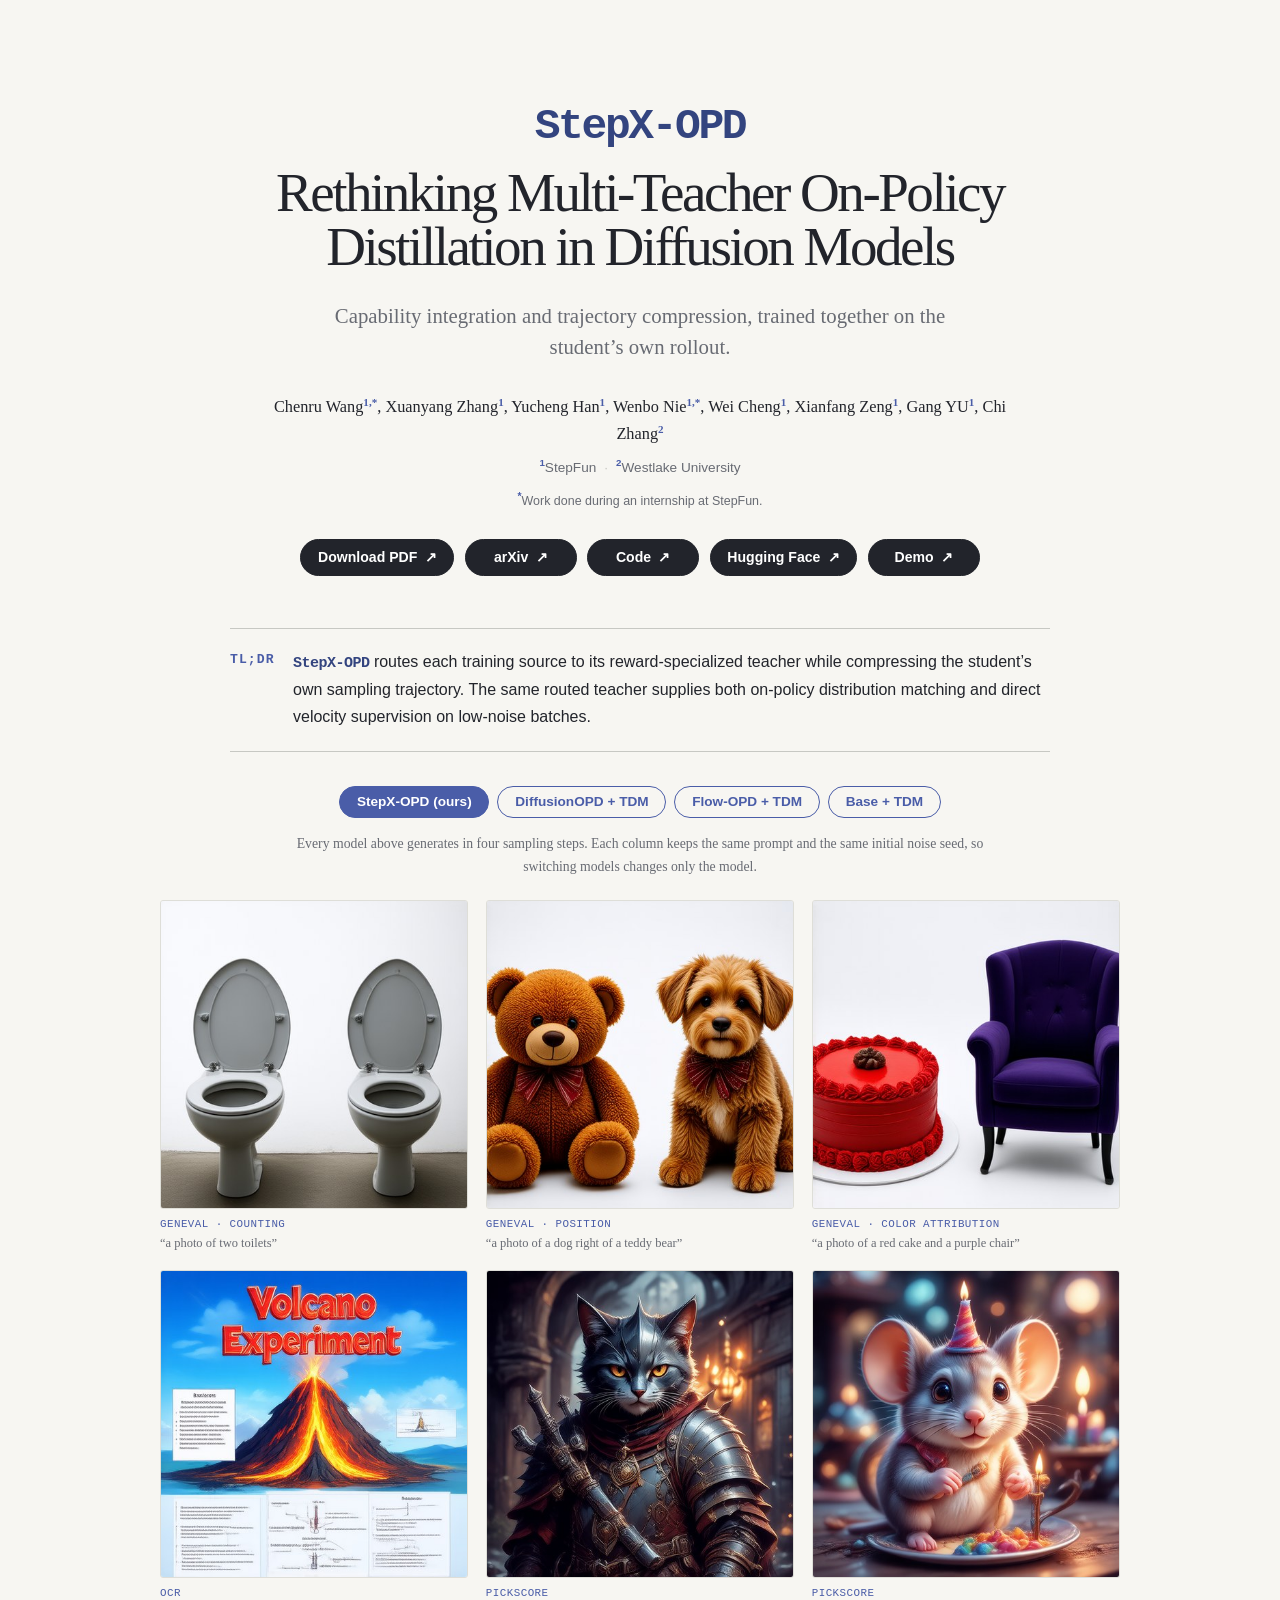
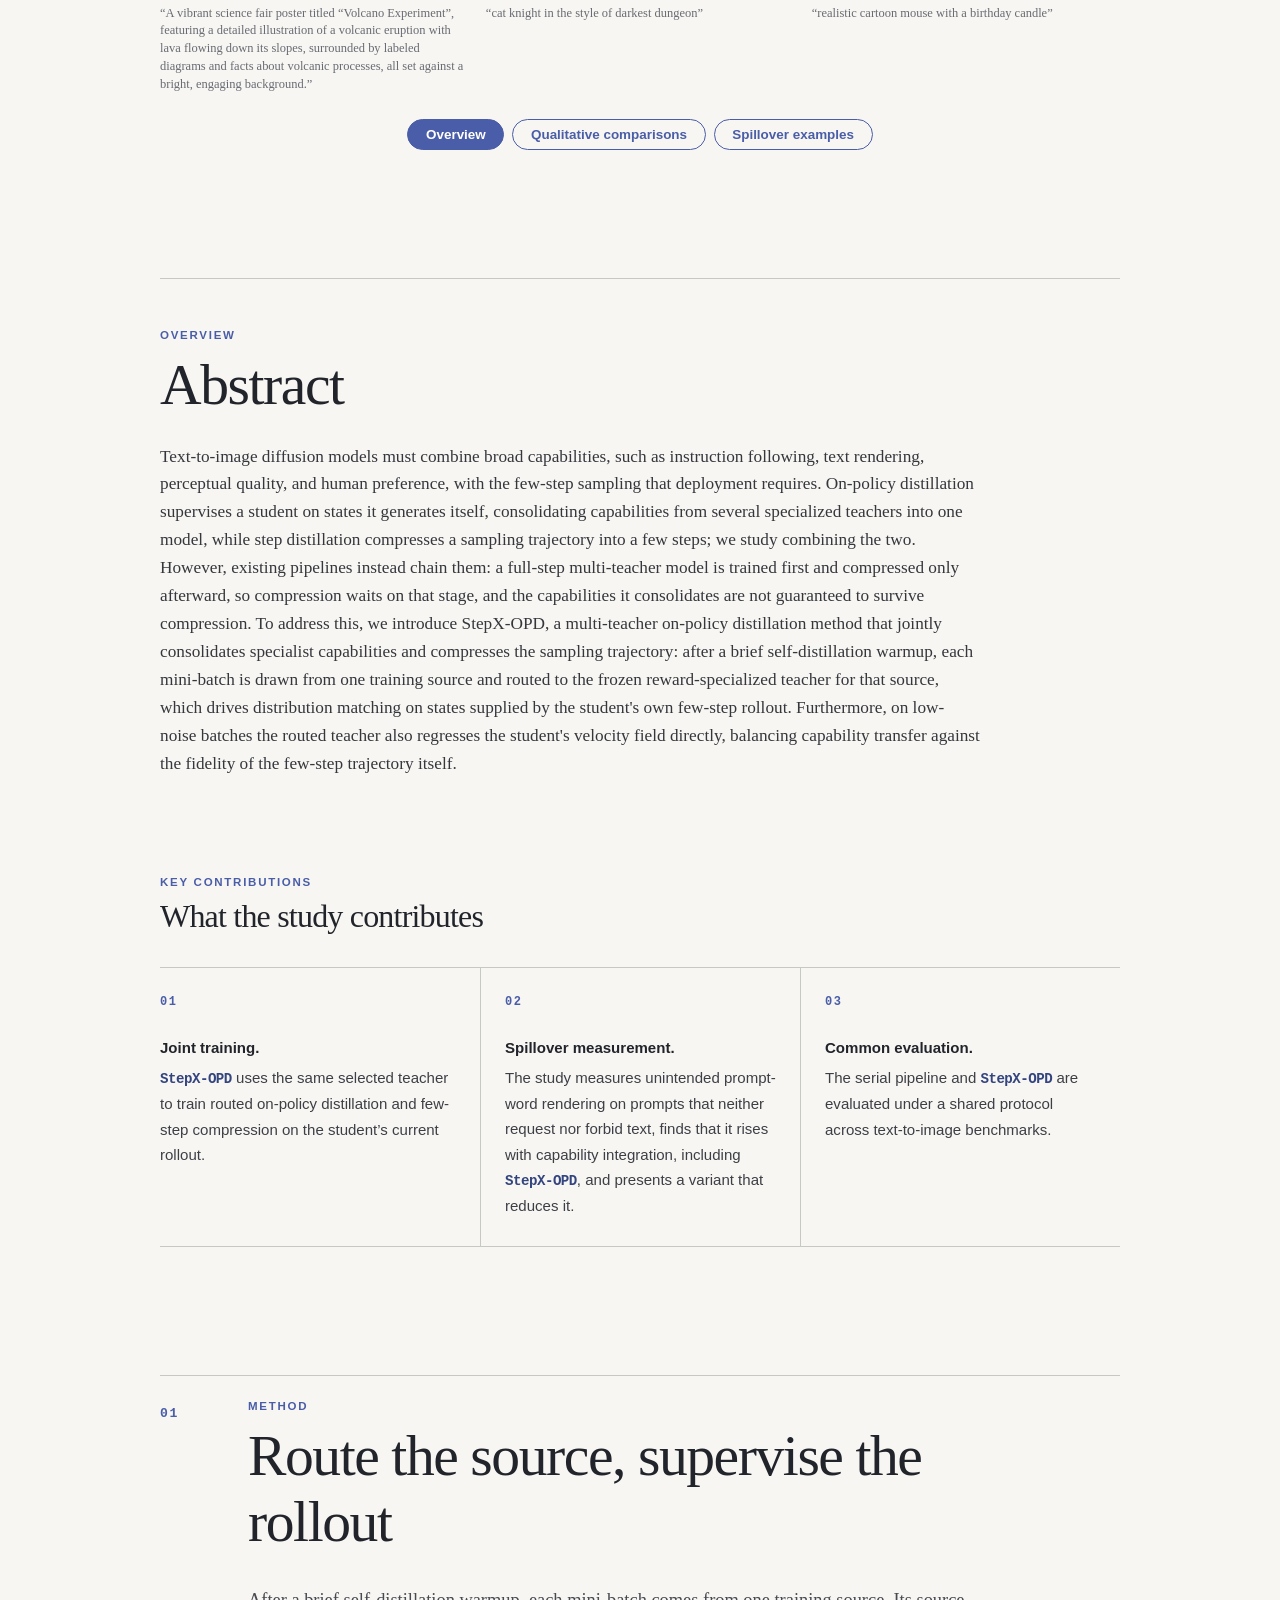
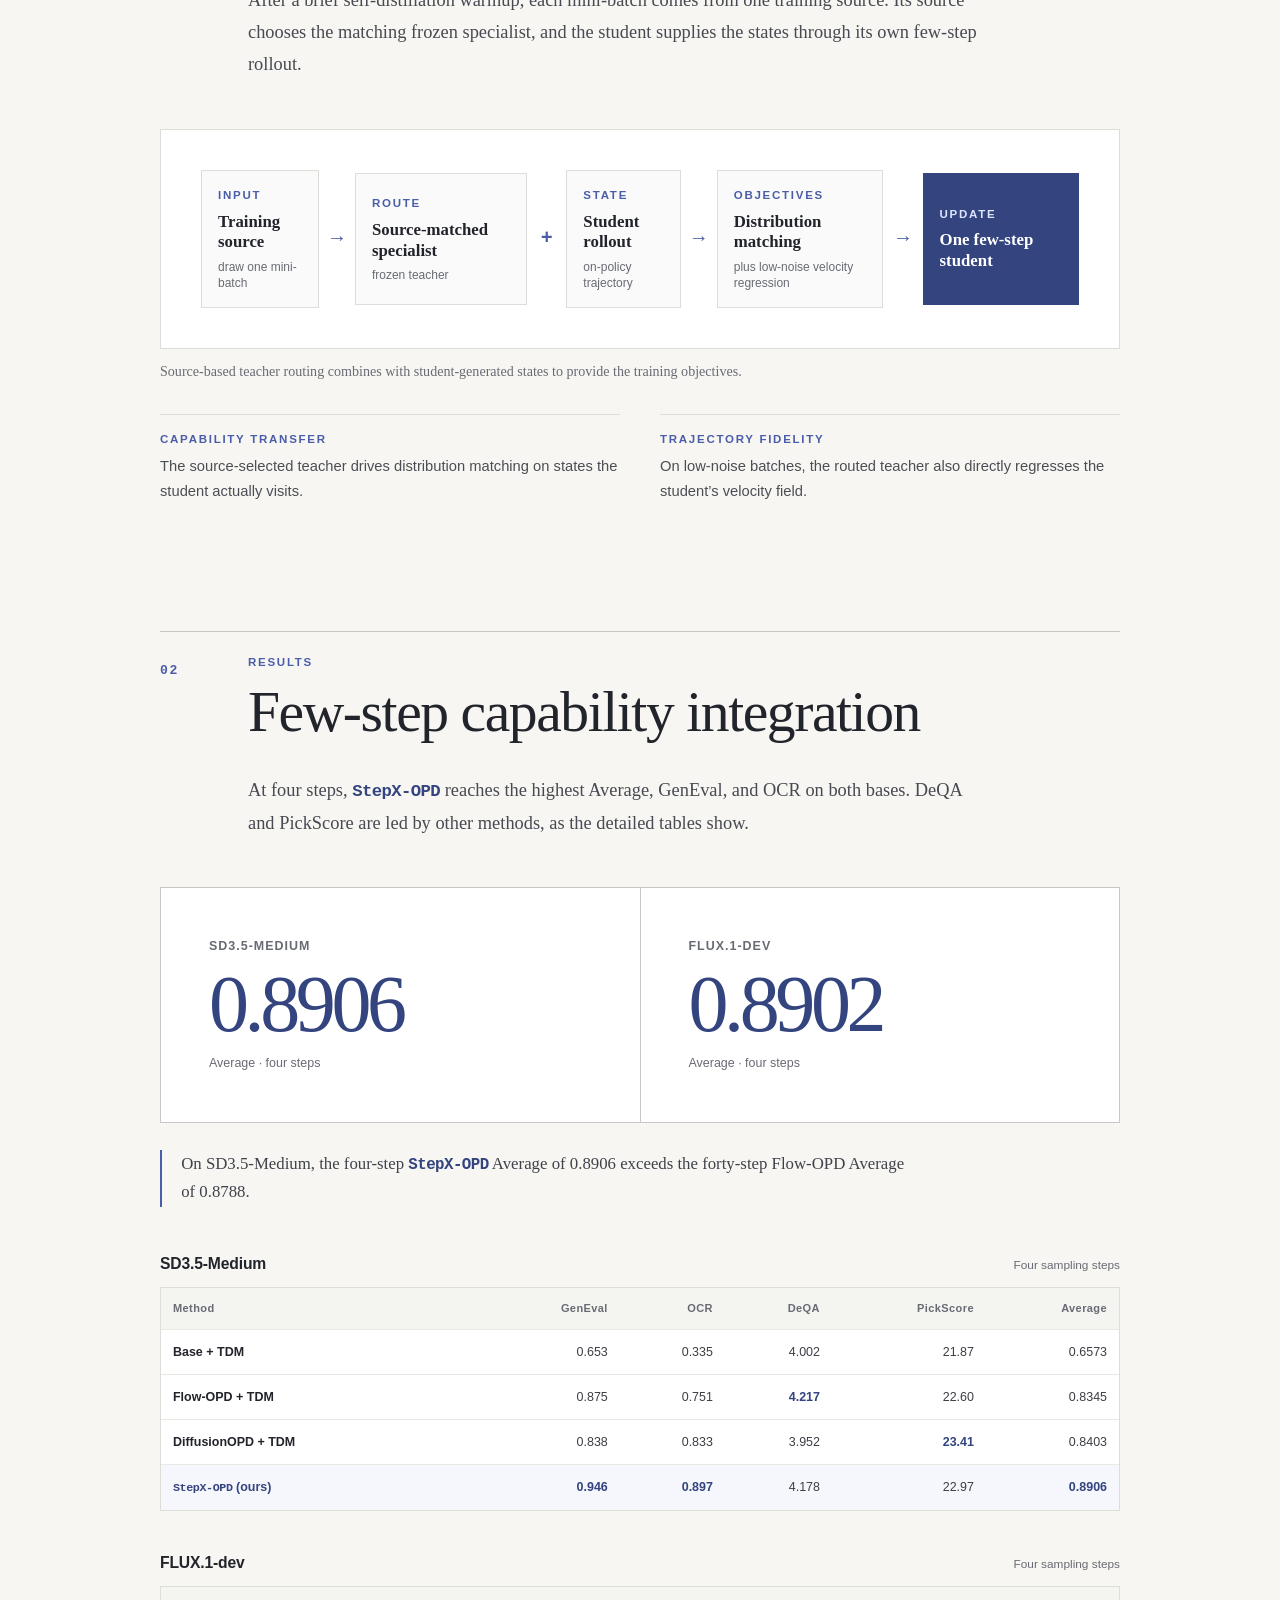
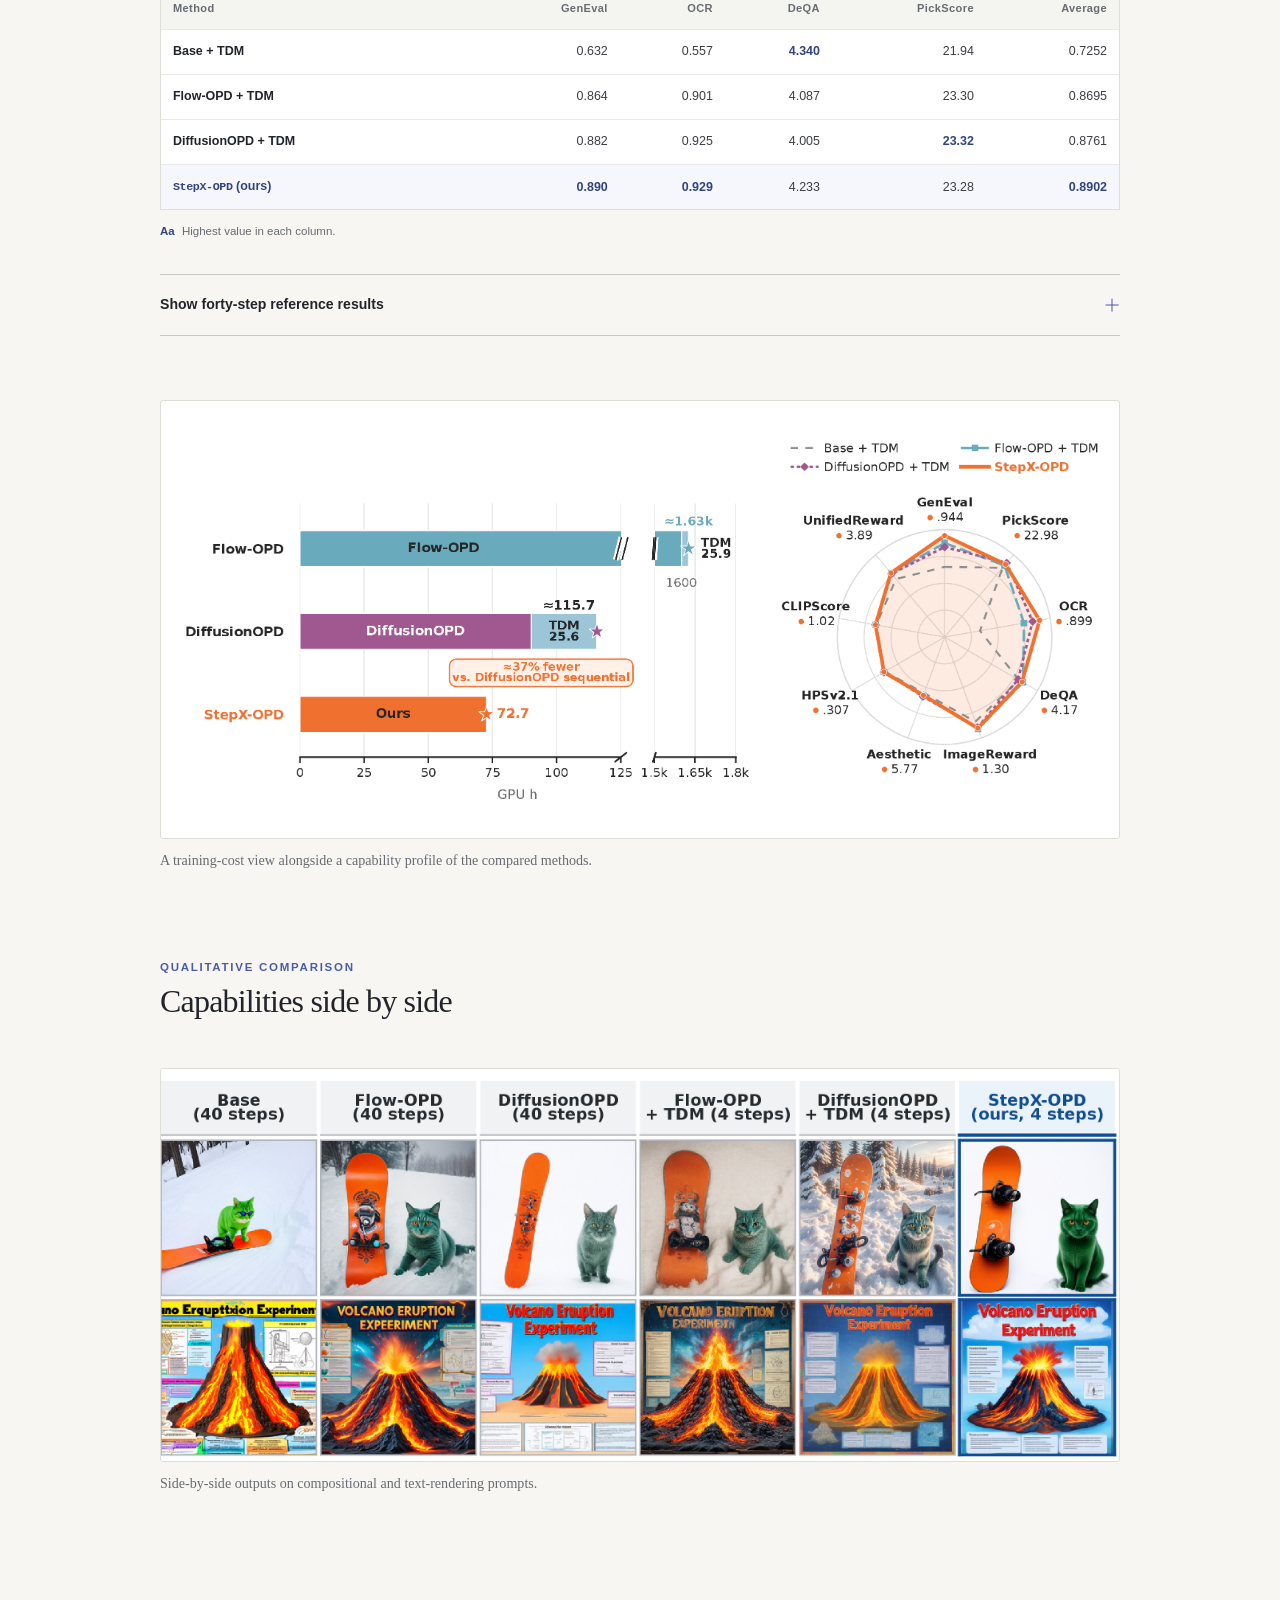
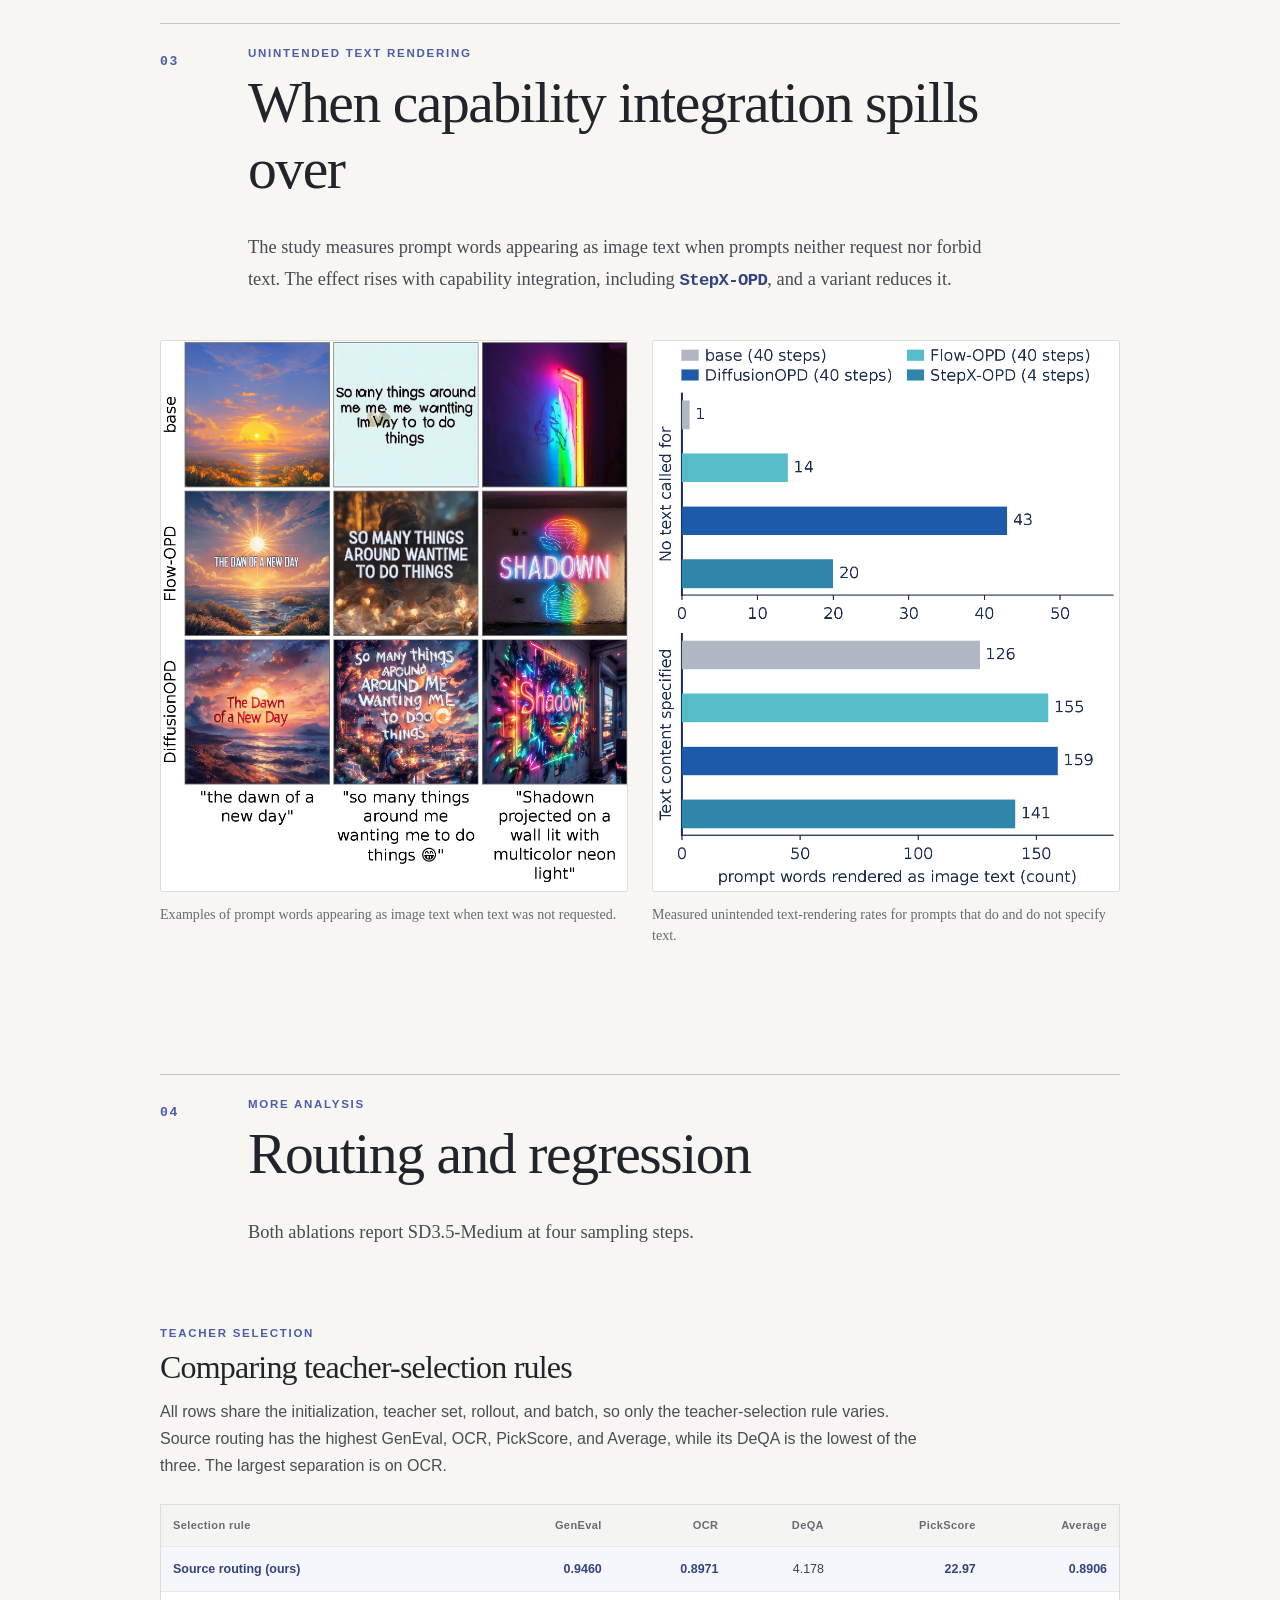
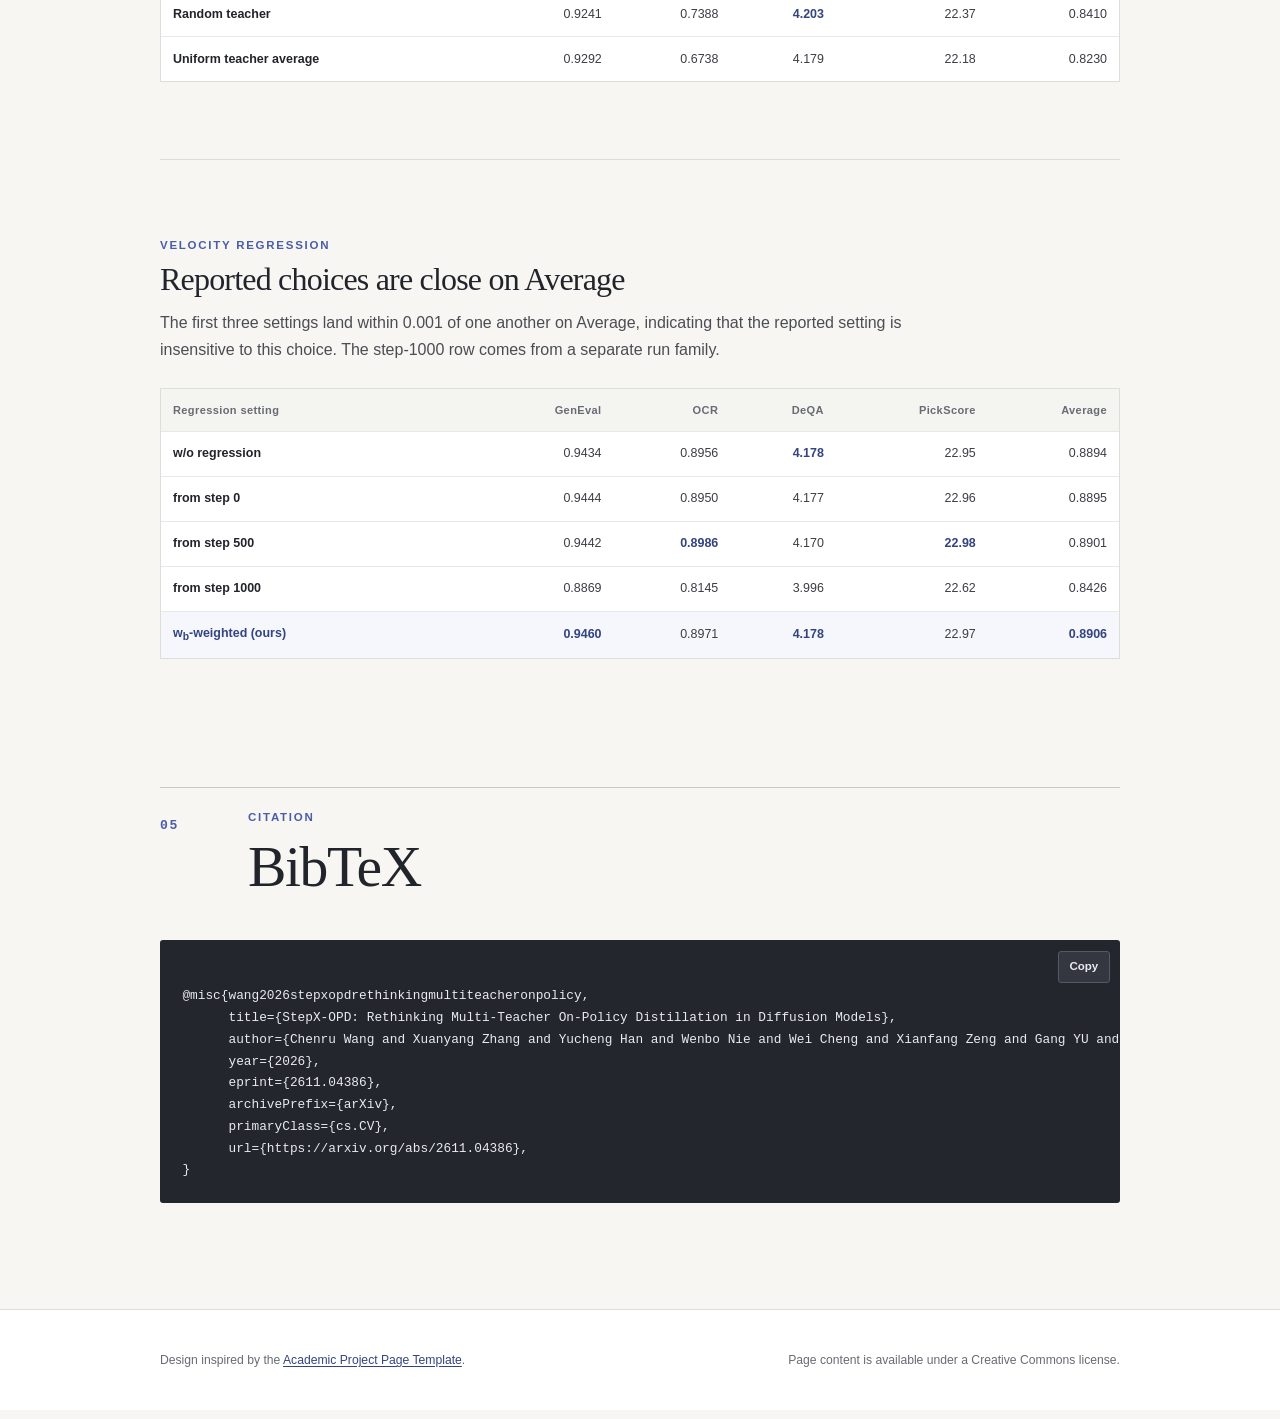
<file: index.html>
<!doctype html>
<html lang="en">
  <head>
    <meta charset="utf-8">
    <meta name="viewport" content="width=device-width, initial-scale=1">
    <meta name="description" content="Project page for StepX-OPD, a multi-teacher on-policy distillation method for diffusion models.">
    <title>StepX-OPD: Rethinking Multi-Teacher On-Policy Distillation in Diffusion Models</title>
    <link rel="icon" href="data:,">
    <link rel="stylesheet" href="static/css/style.css">
    <script src="static/js/main.js" defer></script>
  </head>
  <body>
    <a class="skip-link" href="#main-content">Skip to content</a>

    <header class="hero page-shell">
      <h1>
        <span class="method-word">StepX-OPD</span>
        <span class="title-rest">Rethinking Multi-Teacher On-Policy Distillation in Diffusion Models</span>
      </h1>
      <p class="tagline">Capability integration and trajectory compression, trained together on the student’s own rollout.</p>

      <div class="identity" aria-label="Authors and affiliations">
        <p class="authors">Chenru Wang<sup>1,&#42;</sup>, Xuanyang Zhang<sup>1</sup>, Yucheng Han<sup>1</sup>, Wenbo Nie<sup>1,&#42;</sup>, Wei Cheng<sup>1</sup>, Xianfang Zeng<sup>1</sup>, Gang YU<sup>1</sup>, Chi Zhang<sup>2</sup></p>
        <p class="affiliations"><sup>1</sup>StepFun<span class="aff-sep">&#183;</span><sup>2</sup>Westlake University</p>
        <p class="author-note"><sup>&#42;</sup>Work done during an internship at StepFun.</p>
      </div>

      <nav class="resource-links" aria-label="Project resources">
        <a class="resource-button" href="https://arxiv.org/pdf/2611.04386">Download PDF <span aria-hidden="true">↗</span></a>
        <a class="resource-button" href="https://arxiv.org/abs/2611.04386">arXiv <span aria-hidden="true">↗</span></a>
        <a class="resource-button" href="https://github.com/WinterCCC/StepX-OPD">Code <span aria-hidden="true">↗</span></a>
        <a class="resource-button" href="https://huggingface.co/ShimaRinC/StepX-OPD-SD3.5">Hugging Face <span aria-hidden="true">↗</span></a>
        <a class="resource-button" href="https://huggingface.co/spaces/hugging-apps/stepx-opd">Demo <span aria-hidden="true">↗</span></a>
      </nav>

      <aside class="tldr" aria-labelledby="tldr-heading">
        <p class="tldr-label" id="tldr-heading">TL;DR</p>
        <p><span class="method-inline">StepX-OPD</span> routes each training source to its reward-specialized teacher while compressing the student’s own sampling trajectory. The same routed teacher supplies both on-policy distribution matching and direct velocity supervision on low-noise batches.</p>
      </aside>

      <section class="hero-compare compare-block" aria-labelledby="compare-heading"
               data-prefix="static/images/compare/" data-sep="_">
        <h2 class="sr-only" id="compare-heading">Four-step comparison</h2>
        <div class="model-switch" role="group" aria-label="Choose which model to show">
          <button type="button" class="model-pill is-active" data-model="ours_wb" aria-pressed="true">StepX-OPD (ours)</button>
          <button type="button" class="model-pill" data-model="diffusionopd_tdm" aria-pressed="false">DiffusionOPD + TDM</button>
          <button type="button" class="model-pill" data-model="flowopd_tdm" aria-pressed="false">Flow-OPD + TDM</button>
          <button type="button" class="model-pill" data-model="base_tdm" aria-pressed="false">Base + TDM</button>
        </div>
        <p class="model-switch-note">Every model above generates in four sampling steps. Each column keeps the same prompt and the same initial noise seed, so switching models changes only the model.</p>
        <div class="compare-grid">
          <figure class="compare-cell">
            <img class="compare-img" data-key="c1" src="static/images/compare/ours_wb_c1.jpg"
                 width="448" height="448" decoding="async"
                 alt="Generation for the prompt: a photo of two toilets">
            <figcaption><span class="prompt-tag">GenEval · counting</span><span class="prompt-text">“a photo of two toilets”</span></figcaption>
          </figure>
          <figure class="compare-cell">
            <img class="compare-img" data-key="c2" src="static/images/compare/ours_wb_c2.jpg"
                 width="448" height="448" decoding="async"
                 alt="Generation for the prompt: a photo of a dog right of a teddy bear">
            <figcaption><span class="prompt-tag">GenEval · position</span><span class="prompt-text">“a photo of a dog right of a teddy bear”</span></figcaption>
          </figure>
          <figure class="compare-cell">
            <img class="compare-img" data-key="c3" src="static/images/compare/ours_wb_c3.jpg"
                 width="448" height="448" decoding="async"
                 alt="Generation for the prompt: a photo of a red cake and a purple chair">
            <figcaption><span class="prompt-tag">GenEval · color attribution</span><span class="prompt-text">“a photo of a red cake and a purple chair”</span></figcaption>
          </figure>
          <figure class="compare-cell">
            <img class="compare-img" data-key="c4" src="static/images/compare/ours_wb_c4.jpg"
                 width="448" height="448" decoding="async"
                 alt="Generation for the prompt: A vibrant science fair poster titled “Volcano Experiment”, featuring a detailed illustrati">
            <figcaption><span class="prompt-tag">OCR</span><span class="prompt-text">“A vibrant science fair poster titled “Volcano Experiment”, featuring a detailed illustration of a volcanic eruption with lava flowing down its slopes, surrounded by labeled diagrams and facts about volcanic processes, all set against a bright, engaging background.”</span></figcaption>
          </figure>
          <figure class="compare-cell">
            <img class="compare-img" data-key="c5" src="static/images/compare/ours_wb_c5.jpg"
                 width="448" height="448" decoding="async"
                 alt="Generation for the prompt: cat knight in the style of darkest dungeon">
            <figcaption><span class="prompt-tag">PickScore</span><span class="prompt-text">“cat knight in the style of darkest dungeon”</span></figcaption>
          </figure>
          <figure class="compare-cell">
            <img class="compare-img" data-key="c6" src="static/images/compare/ours_wb_c6.jpg"
                 width="448" height="448" decoding="async"
                 alt="Generation for the prompt: realistic cartoon mouse with a birthday candle">
            <figcaption><span class="prompt-tag">PickScore</span><span class="prompt-text">“realistic cartoon mouse with a birthday candle”</span></figcaption>
          </figure>
        </div>
      </section>

        <nav class="page-switch" id="blocks" aria-label="Pages">
          <a class="page-pill is-current" href="index.html#blocks" aria-current="page">Overview</a>
          <a class="page-pill" href="comparisons.html#blocks">Qualitative comparisons</a>
          <a class="page-pill" href="spillover.html#blocks">Spillover examples</a>
        </nav>
    </header>

    <main id="main-content">
      <section class="page-shell prose-section" aria-labelledby="abstract-heading">
        <div class="section-rule"></div>
        <p class="section-kicker">Overview</p>
        <h2 id="abstract-heading">Abstract</h2>
        <p class="abstract">Text-to-image diffusion models must combine broad capabilities, such as instruction following, text rendering, perceptual quality, and human preference, with the few-step sampling that deployment requires. On-policy distillation supervises a student on states it generates itself, consolidating capabilities from several specialized teachers into one model, while step distillation compresses a sampling trajectory into a few steps; we study combining the two. However, existing pipelines instead chain them: a full-step multi-teacher model is trained first and compressed only afterward, so compression waits on that stage, and the capabilities it consolidates are not guaranteed to survive compression. To address this, we introduce StepX-OPD, a multi-teacher on-policy distillation method that jointly consolidates specialist capabilities and compresses the sampling trajectory: after a brief self-distillation warmup, each mini-batch is drawn from one training source and routed to the frozen reward-specialized teacher for that source, which drives distribution matching on states supplied by the student's own few-step rollout. Furthermore, on low-noise batches the routed teacher also regresses the student's velocity field directly, balancing capability transfer against the fidelity of the few-step trajectory itself.</p>

        <div class="contribution-heading">
          <p class="section-kicker">Key contributions</p>
          <h3>What the study contributes</h3>
        </div>
        <ol class="contribution-list">
          <li>
            <span class="contribution-index" aria-hidden="true">01</span>
            <div><strong>Joint training.</strong> <span class="method-inline">StepX-OPD</span> uses the same selected teacher to train routed on-policy distillation and few-step compression on the student’s current rollout.</div>
          </li>
          <li>
            <span class="contribution-index" aria-hidden="true">02</span>
            <div><strong>Spillover measurement.</strong> The study measures unintended prompt-word rendering on prompts that neither request nor forbid text, finds that it rises with capability integration, including <span class="method-inline">StepX-OPD</span>, and presents a variant that reduces it.</div>
          </li>
          <li>
            <span class="contribution-index" aria-hidden="true">03</span>
            <div><strong>Common evaluation.</strong> The serial pipeline and <span class="method-inline">StepX-OPD</span> are evaluated under a shared protocol across text-to-image benchmarks.</div>
          </li>
        </ol>
      </section>

      <section class="page-shell numbered-section" aria-labelledby="method-heading">
        <header class="section-header">
          <span class="section-number" aria-hidden="true">01</span>
          <div>
            <p class="section-kicker">Method</p>
            <h2 id="method-heading">Route the source, supervise the rollout</h2>
          </div>
        </header>
        <p class="section-intro">After a brief self-distillation warmup, each mini-batch comes from one training source. Its source chooses the matching frozen specialist, and the student supplies the states through its own few-step rollout.</p>

        <figure class="method-figure">
        <div class="method-diagram" role="img" aria-label="A training source routes a mini-batch to a frozen specialist teacher. The student rollout supplies on-policy states. The teacher drives distribution matching and low-noise velocity regression, which update one student.">
          <div class="diagram-column">
            <div class="diagram-node node-source">
              <span class="node-label">Input</span>
              <strong>Training source</strong>
              <small>draw one mini-batch</small>
            </div>
            <span class="diagram-arrow" aria-hidden="true">→</span>
            <div class="diagram-node node-route">
              <span class="node-label">Route</span>
              <strong>Source-matched specialist</strong>
              <small>frozen teacher</small>
            </div>
          </div>
          <div class="diagram-join" aria-hidden="true">+</div>
          <div class="diagram-column">
            <div class="diagram-node node-rollout">
              <span class="node-label">State</span>
              <strong>Student rollout</strong>
              <small>on-policy trajectory</small>
            </div>
            <span class="diagram-arrow" aria-hidden="true">→</span>
            <div class="diagram-node node-objective">
              <span class="node-label">Objectives</span>
              <strong>Distribution matching</strong>
              <small>plus low-noise velocity regression</small>
            </div>
          </div>
          <span class="diagram-arrow diagram-arrow-final" aria-hidden="true">→</span>
          <div class="diagram-node node-student">
            <span class="node-label">Update</span>
            <strong>One few-step student</strong>
          </div>
        </div>
        <figcaption>Source-based teacher routing combines with student-generated states to provide the training objectives.</figcaption>
        </figure>

        <div class="method-notes">
          <article>
            <p class="note-label">Capability transfer</p>
            <p>The source-selected teacher drives distribution matching on states the student actually visits.</p>
          </article>
          <article>
            <p class="note-label">Trajectory fidelity</p>
            <p>On low-noise batches, the routed teacher also directly regresses the student’s velocity field.</p>
          </article>
        </div>
      </section>

      <section class="page-shell numbered-section" aria-labelledby="results-heading">
        <header class="section-header">
          <span class="section-number" aria-hidden="true">02</span>
          <div>
            <p class="section-kicker">Results</p>
            <h2 id="results-heading">Few-step capability integration</h2>
          </div>
        </header>
        <p class="section-intro">At four steps, <span class="method-inline">StepX-OPD</span> reaches the highest Average, GenEval, and OCR on both bases. DeQA and PickScore are led by other methods, as the detailed tables show.</p>

        <div class="headline-results" aria-label="Average scores for StepX-OPD">
          <article>
            <p class="result-model">SD3.5-Medium</p>
            <p class="result-value">0.8906</p>
            <p class="result-label">Average · four steps</p>
          </article>
          <article>
            <p class="result-model">FLUX.1-dev</p>
            <p class="result-value">0.8902</p>
            <p class="result-label">Average · four steps</p>
          </article>
        </div>

        <p class="result-callout">On SD3.5-Medium, the four-step <span class="method-inline">StepX-OPD</span> Average of 0.8906 exceeds the forty-step Flow-OPD Average of 0.8788.</p>

        <div class="results-grid">
          <div class="table-block">
            <div class="table-title-row">
              <h3>SD3.5-Medium</h3>
              <span>Four sampling steps</span>
            </div>
            <div class="table-scroll" tabindex="0" aria-label="Scrollable SD3.5-Medium results table">
              <table>
                <thead>
                  <tr><th scope="col">Method</th><th scope="col">GenEval</th><th scope="col">OCR</th><th scope="col">DeQA</th><th scope="col">PickScore</th><th scope="col">Average</th></tr>
                </thead>
                <tbody>
                  <tr><th scope="row">Base + TDM</th><td>0.653</td><td>0.335</td><td>4.002</td><td>21.87</td><td>0.6573</td></tr>
                  <tr><th scope="row">Flow-OPD + TDM</th><td>0.875</td><td>0.751</td><td class="metric-best">4.217</td><td>22.60</td><td>0.8345</td></tr>
                  <tr><th scope="row">DiffusionOPD + TDM</th><td>0.838</td><td>0.833</td><td>3.952</td><td class="metric-best">23.41</td><td>0.8403</td></tr>
                  <tr class="ours-row"><th scope="row"><span class="method-inline">StepX-OPD</span> (ours)</th><td class="metric-best">0.946</td><td class="metric-best">0.897</td><td>4.178</td><td>22.97</td><td class="metric-best">0.8906</td></tr>
                </tbody>
              </table>
            </div>
          </div>

          <div class="table-block">
            <div class="table-title-row">
              <h3>FLUX.1-dev</h3>
              <span>Four sampling steps</span>
            </div>
            <div class="table-scroll" tabindex="0" aria-label="Scrollable FLUX.1-dev results table">
              <table>
                <thead>
                  <tr><th scope="col">Method</th><th scope="col">GenEval</th><th scope="col">OCR</th><th scope="col">DeQA</th><th scope="col">PickScore</th><th scope="col">Average</th></tr>
                </thead>
                <tbody>
                  <tr><th scope="row">Base + TDM</th><td>0.632</td><td>0.557</td><td class="metric-best">4.340</td><td>21.94</td><td>0.7252</td></tr>
                  <tr><th scope="row">Flow-OPD + TDM</th><td>0.864</td><td>0.901</td><td>4.087</td><td>23.30</td><td>0.8695</td></tr>
                  <tr><th scope="row">DiffusionOPD + TDM</th><td>0.882</td><td>0.925</td><td>4.005</td><td class="metric-best">23.32</td><td>0.8761</td></tr>
                  <tr class="ours-row"><th scope="row"><span class="method-inline">StepX-OPD</span> (ours)</th><td class="metric-best">0.890</td><td class="metric-best">0.929</td><td>4.233</td><td>23.28</td><td class="metric-best">0.8902</td></tr>
                </tbody>
              </table>
            </div>
          </div>
        </div>
        <p class="table-key"><span class="key-mark" aria-hidden="true">Aa</span> Highest value in each column.</p>

        <details class="disclosure">
          <summary><span>Show forty-step reference results</span><span class="summary-icon" aria-hidden="true"></span></summary>
          <div class="disclosure-body">
            <div class="table-block">
              <div class="table-title-row"><h3>SD3.5-Medium</h3><span>Forty sampling steps</span></div>
              <div class="table-scroll" tabindex="0" aria-label="Scrollable SD3.5-Medium reference results table">
                <table>
                  <thead><tr><th scope="col">Method</th><th scope="col">GenEval</th><th scope="col">OCR</th><th scope="col">DeQA</th><th scope="col">PickScore</th><th scope="col">Average</th></tr></thead>
                  <tbody>
                    <tr><th scope="row">Base</th><td>0.666</td><td>0.529</td><td>4.045</td><td>21.79</td><td>0.7105</td></tr>
                    <tr><th scope="row">GenEval Teacher</th><td>0.946</td><td>0.597</td><td>3.965</td><td>21.66</td><td>0.7923</td></tr>
                    <tr><th scope="row">OCR Teacher</th><td>0.656</td><td>0.924</td><td>3.849</td><td>21.66</td><td>0.7957</td></tr>
                    <tr><th scope="row">PickScore Teacher</th><td>0.744</td><td>0.629</td><td>4.166</td><td>23.30</td><td>0.7756</td></tr>
                    <tr><th scope="row">Flow-OPD</th><td>0.905</td><td>0.885</td><td>4.268</td><td>22.66</td><td>0.8788</td></tr>
                    <tr><th scope="row">DiffusionOPD</th><td>0.945</td><td>0.930</td><td>4.113</td><td>23.68</td><td>0.9022</td></tr>
                  </tbody>
                </table>
              </div>
            </div>

            <div class="table-block">
              <div class="table-title-row"><h3>FLUX.1-dev</h3><span>Forty sampling steps</span></div>
              <div class="table-scroll" tabindex="0" aria-label="Scrollable FLUX.1-dev reference results table">
                <table>
                  <thead><tr><th scope="col">Method</th><th scope="col">GenEval</th><th scope="col">OCR</th><th scope="col">DeQA</th><th scope="col">PickScore</th><th scope="col">Average</th></tr></thead>
                  <tbody>
                    <tr><th scope="row">Base</th><td>0.655</td><td>0.588</td><td>4.298</td><td>21.96</td><td>0.7368</td></tr>
                    <tr><th scope="row">GenEval Teacher</th><td>0.900</td><td>0.663</td><td>4.333</td><td>22.06</td><td>0.8195</td></tr>
                    <tr><th scope="row">OCR Teacher</th><td>0.670</td><td>0.942</td><td>4.254</td><td>21.99</td><td>0.8270</td></tr>
                    <tr><th scope="row">PickScore Teacher</th><td>0.690</td><td>0.678</td><td>4.153</td><td>23.57</td><td>0.7765</td></tr>
                    <tr><th scope="row">Flow-OPD</th><td>0.880</td><td>0.913</td><td>4.247</td><td>23.50</td><td>0.8864</td></tr>
                    <tr><th scope="row">DiffusionOPD</th><td>0.892</td><td>0.933</td><td>4.225</td><td>23.58</td><td>0.8943</td></tr>
                  </tbody>
                </table>
              </div>
            </div>
          </div>
        </details>

        <figure class="wide-figure figure-frame">
          <a class="figure-image-link" href="static/images/teaser_gpu_hours_radar_300dpi.png" aria-label="Open the training-cost and capability comparison at full size">
            <img src="static/images/teaser_gpu_hours_radar_300dpi.png" alt="A radar chart comparing method profiles beside a view of training cost." width="2601" height="1185" loading="lazy" decoding="async">
          </a>
          <figcaption>A training-cost view alongside a capability profile of the compared methods.</figcaption>
        </figure>

        <div class="subsection-heading">
          <p class="section-kicker">Qualitative comparison</p>
          <h3>Capabilities side by side</h3>
        </div>
        <figure class="wide-figure figure-frame">
          <a class="figure-image-link" href="static/images/qualitative_comparison_sixmodel.png" aria-label="Open the main qualitative comparison at full size">
            <img src="static/images/qualitative_comparison_sixmodel.png" alt="Compared model outputs arranged side by side for benchmark prompts." width="2398" height="982" loading="lazy" decoding="async">
          </a>
          <figcaption>Side-by-side outputs on compositional and text-rendering prompts.</figcaption>
        </figure>

      </section>

      <section class="page-shell numbered-section" aria-labelledby="spillover-heading">
        <header class="section-header">
          <span class="section-number" aria-hidden="true">03</span>
          <div>
            <p class="section-kicker">Unintended text rendering</p>
            <h2 id="spillover-heading">When capability integration spills over</h2>
          </div>
        </header>
        <p class="section-intro">The study measures prompt words appearing as image text when prompts neither request nor forbid text. The effect rises with capability integration, including <span class="method-inline">StepX-OPD</span>, and a variant reduces it.</p>

        <div class="paired-figures">
          <figure class="figure-frame">
            <a class="figure-image-link" href="static/images/spillover_examples.png" aria-label="Open the spillover examples at full size">
              <img src="static/images/spillover_examples.png" alt="Generated images in which prompt words appear as unintended text." width="1799" height="2125" loading="lazy" decoding="async">
            </a>
            <figcaption>Examples of prompt words appearing as image text when text was not requested.</figcaption>
          </figure>
          <figure class="figure-frame">
            <a class="figure-image-link" href="static/images/spillover_rates.png" aria-label="Open the spillover rate charts at full size">
              <img src="static/images/spillover_rates.png" alt="Charts showing measured unintended text-rendering rates across model variants and prompt categories." width="1799" height="2125" loading="lazy" decoding="async">
            </a>
            <figcaption>Measured unintended text-rendering rates for prompts that do and do not specify text.</figcaption>
          </figure>
        </div>

      </section>

      <section class="page-shell numbered-section" aria-labelledby="analysis-heading">
        <header class="section-header">
          <span class="section-number" aria-hidden="true">04</span>
          <div>
            <p class="section-kicker">More analysis</p>
            <h2 id="analysis-heading">Routing and regression</h2>
          </div>
        </header>
        <p class="section-intro">Both ablations report SD3.5-Medium at four sampling steps.</p>

        <article class="analysis-block">
          <div class="subsection-heading">
            <p class="section-kicker">Teacher selection</p>
            <h3>Comparing teacher-selection rules</h3>
          </div>
          <p>All rows share the initialization, teacher set, rollout, and batch, so only the teacher-selection rule varies. Source routing has the highest GenEval, OCR, PickScore, and Average, while its DeQA is the lowest of the three. The largest separation is on OCR.</p>
          <div class="table-scroll" tabindex="0" aria-label="Scrollable teacher-selection ablation table">
            <table>
              <thead><tr><th scope="col">Selection rule</th><th scope="col">GenEval</th><th scope="col">OCR</th><th scope="col">DeQA</th><th scope="col">PickScore</th><th scope="col">Average</th></tr></thead>
              <tbody>
                <tr class="ours-row"><th scope="row">Source routing (ours)</th><td class="metric-best">0.9460</td><td class="metric-best">0.8971</td><td>4.178</td><td class="metric-best">22.97</td><td class="metric-best">0.8906</td></tr>
                <tr><th scope="row">Random teacher</th><td>0.9241</td><td>0.7388</td><td class="metric-best">4.203</td><td>22.37</td><td>0.8410</td></tr>
                <tr><th scope="row">Uniform teacher average</th><td>0.9292</td><td>0.6738</td><td>4.179</td><td>22.18</td><td>0.8230</td></tr>
              </tbody>
            </table>
          </div>
        </article>

        <article class="analysis-block">
          <div class="subsection-heading">
            <p class="section-kicker">Velocity regression</p>
            <h3>Reported choices are close on Average</h3>
          </div>
          <p>The first three settings land within 0.001 of one another on Average, indicating that the reported setting is insensitive to this choice. The step-1000 row comes from a separate run family.</p>
          <div class="table-scroll" tabindex="0" aria-label="Scrollable velocity-regression ablation table">
            <table>
              <thead><tr><th scope="col">Regression setting</th><th scope="col">GenEval</th><th scope="col">OCR</th><th scope="col">DeQA</th><th scope="col">PickScore</th><th scope="col">Average</th></tr></thead>
              <tbody>
                <tr><th scope="row">w/o regression</th><td>0.9434</td><td>0.8956</td><td class="metric-best">4.178</td><td>22.95</td><td>0.8894</td></tr>
                <tr><th scope="row">from step 0</th><td>0.9444</td><td>0.8950</td><td>4.177</td><td>22.96</td><td>0.8895</td></tr>
                <tr><th scope="row">from step 500</th><td>0.9442</td><td class="metric-best">0.8986</td><td>4.170</td><td class="metric-best">22.98</td><td>0.8901</td></tr>
                <tr><th scope="row">from step 1000</th><td>0.8869</td><td>0.8145</td><td>3.996</td><td>22.62</td><td>0.8426</td></tr>
                <tr class="ours-row"><th scope="row">w<sub>b</sub>-weighted (ours)</th><td class="metric-best">0.9460</td><td>0.8971</td><td class="metric-best">4.178</td><td>22.97</td><td class="metric-best">0.8906</td></tr>
              </tbody>
            </table>
          </div>
        </article>
      </section>

      <section class="page-shell numbered-section citation-section" aria-labelledby="citation-heading">
        <header class="section-header">
          <span class="section-number" aria-hidden="true">05</span>
          <div>
            <p class="section-kicker">Citation</p>
            <h2 id="citation-heading">BibTeX</h2>
          </div>
        </header>
        <div class="bibtex-wrap">
          <button class="copy-button" type="button" data-copy-bib aria-label="Copy BibTeX citation">
            <span data-copy-label>Copy</span>
          </button>
          <pre><code id="bibtex">@misc{wang2026stepxopdrethinkingmultiteacheronpolicy,
      title={StepX-OPD: Rethinking Multi-Teacher On-Policy Distillation in Diffusion Models}, 
      author={Chenru Wang and Xuanyang Zhang and Yucheng Han and Wenbo Nie and Wei Cheng and Xianfang Zeng and Gang YU and Chi Zhang},
      year={2026},
      eprint={2611.04386},
      archivePrefix={arXiv},
      primaryClass={cs.CV},
      url={https://arxiv.org/abs/2611.04386}, 
}</code></pre>
        </div>
        <p class="copy-status" data-copy-status aria-live="polite"></p>
      </section>
    </main>

    <footer>
      <div class="page-shell footer-inner">
        <p>Design inspired by the <a href="https://github.com/eliahuhorwitz/Academic-project-page-template">Academic Project Page Template</a>.</p>
        <p>Page content is available under a Creative Commons license.</p>
      </div>
    </footer>
  </body>
</html>
</file>
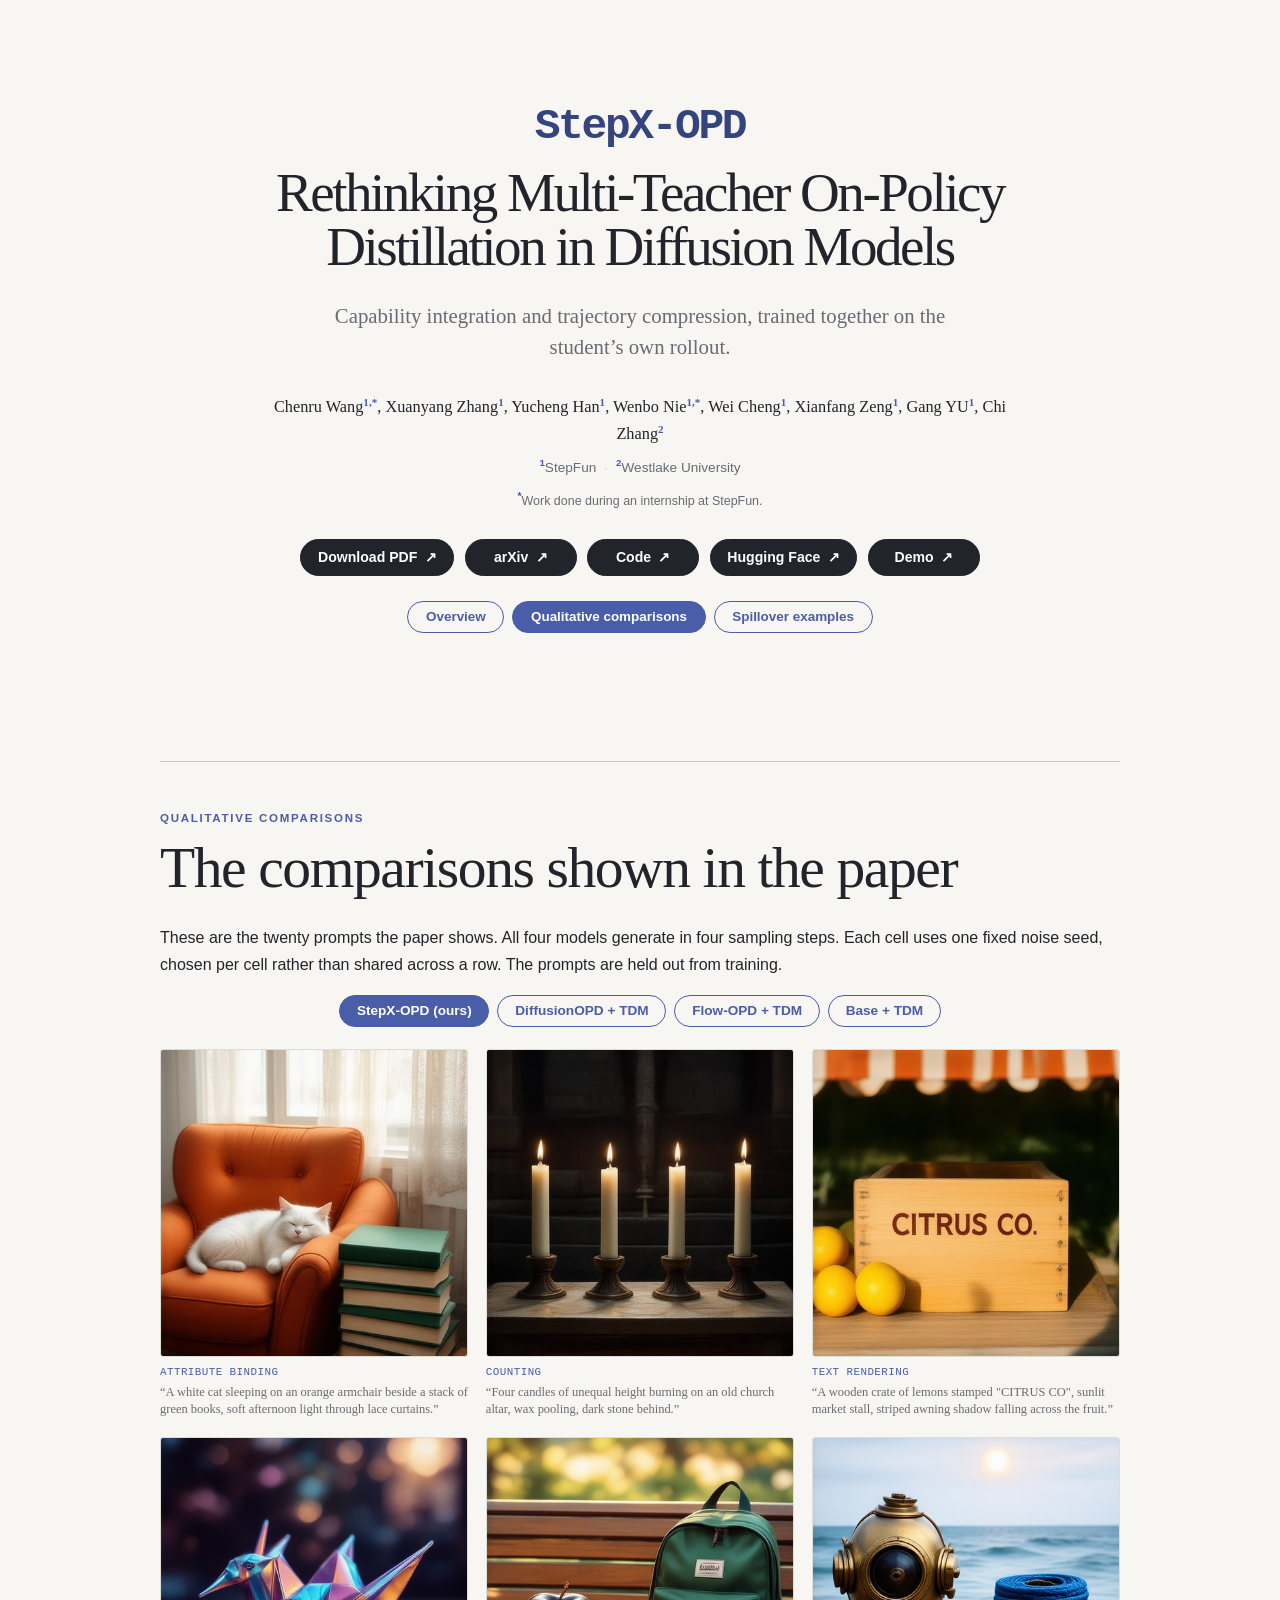
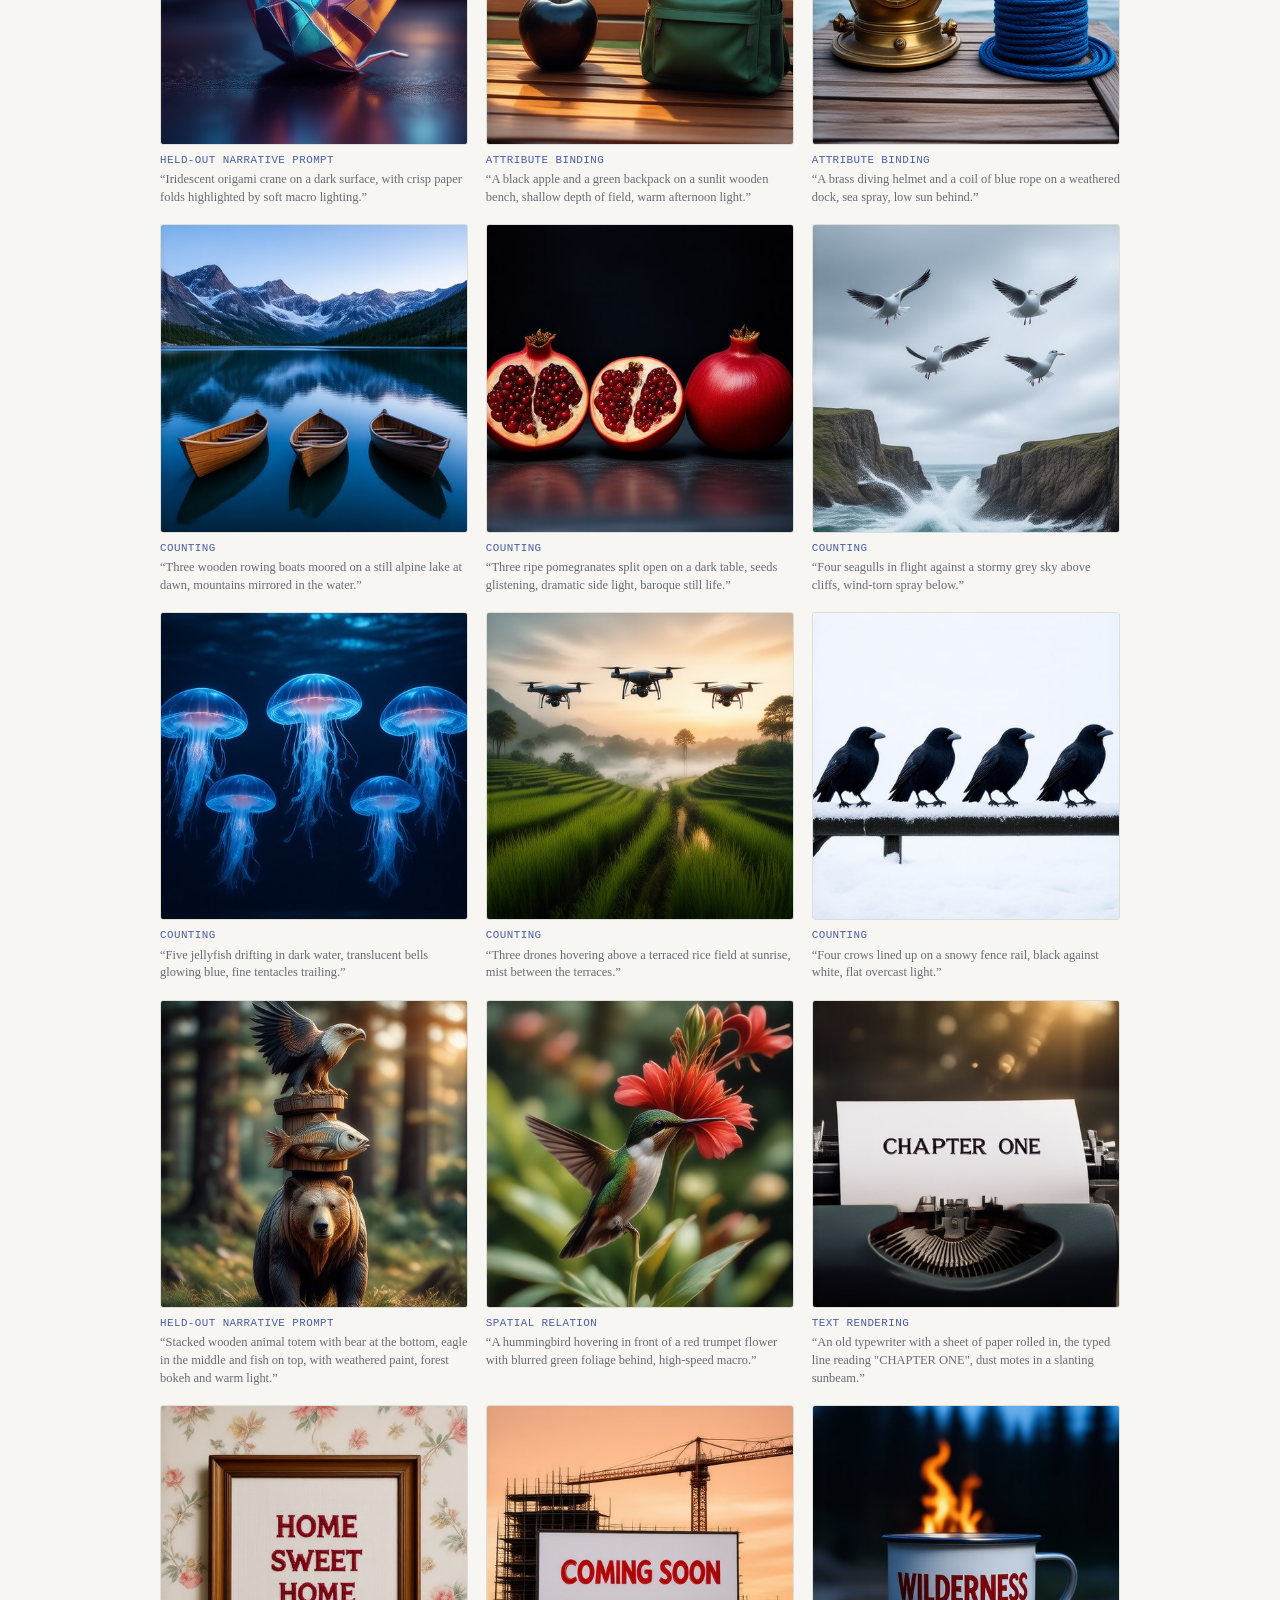
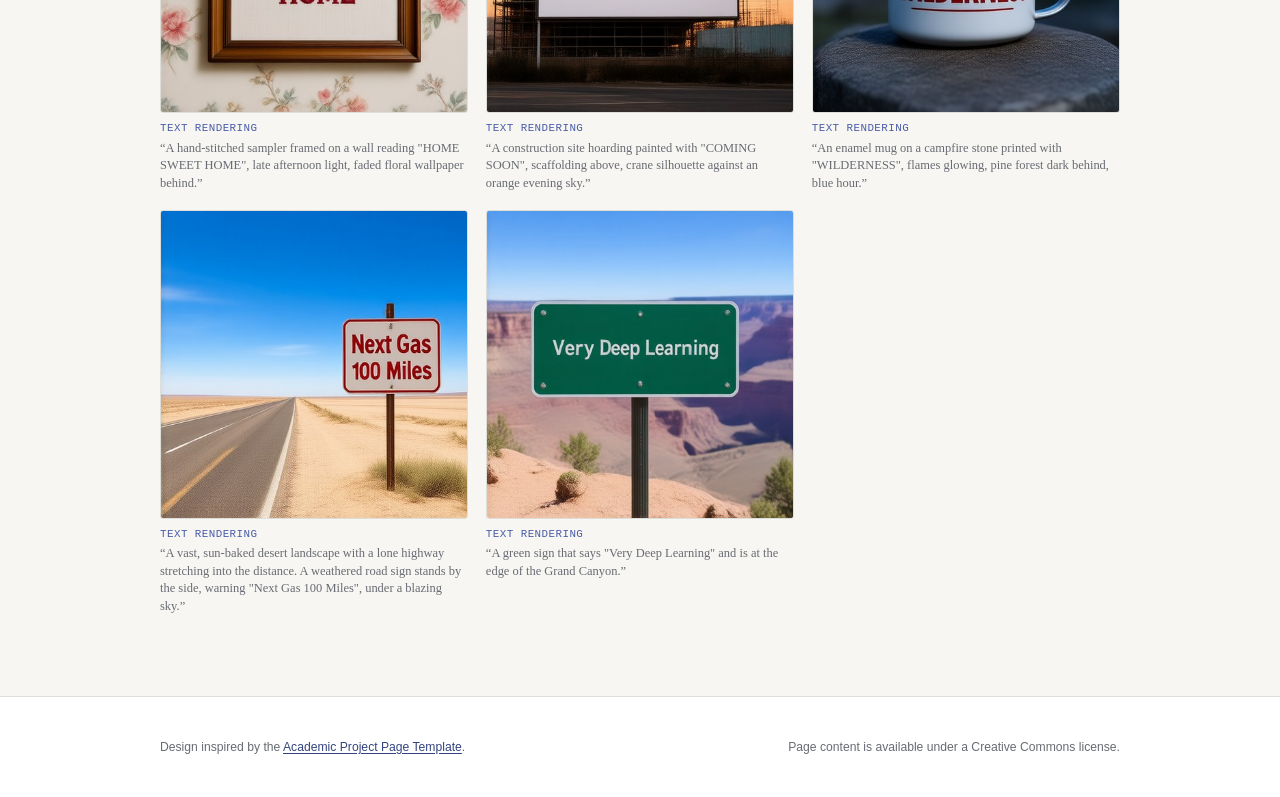
<file: comparisons.html>
<!doctype html>
<html lang="en">
  <head>
    <meta charset="utf-8">
    <meta name="viewport" content="width=device-width, initial-scale=1">
    <meta name="description" content="Four-step qualitative comparisons between StepX-OPD and three baselines on held-out prompts.">
    <title>Qualitative comparisons · StepX-OPD</title>
    <link rel="icon" href="data:,">
    <link rel="stylesheet" href="static/css/style.css">
    <script src="static/js/main.js" defer></script>
  </head>
  <body>
    <header class="hero page-shell">
      <h1>
        <span class="method-word">StepX-OPD</span>
        <span class="title-rest">Rethinking Multi-Teacher On-Policy Distillation in Diffusion Models</span>
      </h1>
      <p class="tagline">Capability integration and trajectory compression, trained together on the student’s own rollout.</p>

      <div class="identity" aria-label="Authors and affiliations">
        <p class="authors">Chenru Wang<sup>1,&#42;</sup>, Xuanyang Zhang<sup>1</sup>, Yucheng Han<sup>1</sup>, Wenbo Nie<sup>1,&#42;</sup>, Wei Cheng<sup>1</sup>, Xianfang Zeng<sup>1</sup>, Gang YU<sup>1</sup>, Chi Zhang<sup>2</sup></p>
        <p class="affiliations"><sup>1</sup>StepFun<span class="aff-sep">&#183;</span><sup>2</sup>Westlake University</p>
        <p class="author-note"><sup>&#42;</sup>Work done during an internship at StepFun.</p>
      </div>

      <nav class="resource-links" aria-label="Project resources">
        <a class="resource-button" href="https://arxiv.org/pdf/2611.04386">Download PDF <span aria-hidden="true">↗</span></a>
        <a class="resource-button" href="https://arxiv.org/abs/2611.04386">arXiv <span aria-hidden="true">↗</span></a>
        <a class="resource-button" href="https://github.com/WinterCCC/StepX-OPD">Code <span aria-hidden="true">↗</span></a>
        <a class="resource-button" href="https://huggingface.co/ShimaRinC/StepX-OPD-SD3.5">Hugging Face <span aria-hidden="true">↗</span></a>
        <a class="resource-button" href="https://huggingface.co/spaces/hugging-apps/stepx-opd">Demo <span aria-hidden="true">↗</span></a>
      </nav>

                <nav class="page-switch" id="blocks" aria-label="Pages">
          <a class="page-pill" href="index.html#blocks">Overview</a>
          <a class="page-pill is-current" href="comparisons.html#blocks" aria-current="page">Qualitative comparisons</a>
          <a class="page-pill" href="spillover.html#blocks">Spillover examples</a>
        </nav>
    </header>

    <main id="main-content">
      <section class="page-shell prose-section">
        <div class="section-rule"></div>
        <p class="section-kicker">Qualitative comparisons</p>
        <h2>The comparisons shown in the paper</h2>
        <p>These are the twenty prompts the paper shows. All four models generate in four sampling steps. Each cell uses one fixed noise seed, chosen per cell rather than shared across a row. The prompts are held out from training.</p>
      </section>
      <section class="page-shell compare-block" data-prefix="static/images/gallery/" data-sep="__">
        <div class="model-switch" role="group" aria-label="Choose which model to show">
          <button type="button" class="model-pill is-active" data-model="ours" aria-pressed="true">StepX-OPD (ours)</button>
          <button type="button" class="model-pill" data-model="diffusionopd_tdm" aria-pressed="false">DiffusionOPD + TDM</button>
          <button type="button" class="model-pill" data-model="flowopd_tdm" aria-pressed="false">Flow-OPD + TDM</button>
          <button type="button" class="model-pill" data-model="base_tdm" aria-pressed="false">Base + TDM</button>
        </div>
          <div class="compare-grid">
            <figure class="compare-cell">
              <img class="compare-img" data-key="bind_005" src="static/images/gallery/ours__bind_005.jpg"
                   width="448" height="448" loading="lazy" decoding="async"
                   alt="Generation for the prompt: A white cat sleeping on an orange armchair beside a stack of green books, soft afternoon l">
              <figcaption><span class="prompt-tag">Attribute binding</span><span class="prompt-text">“A white cat sleeping on an orange armchair beside a stack of green books, soft afternoon light through lace curtains.”</span></figcaption>
            </figure>
            <figure class="compare-cell">
              <img class="compare-img" data-key="count_014" src="static/images/gallery/ours__count_014.jpg"
                   width="448" height="448" loading="lazy" decoding="async"
                   alt="Generation for the prompt: Four candles of unequal height burning on an old church altar, wax pooling, dark stone beh">
              <figcaption><span class="prompt-tag">Counting</span><span class="prompt-text">“Four candles of unequal height burning on an old church altar, wax pooling, dark stone behind.”</span></figcaption>
            </figure>
            <figure class="compare-cell">
              <img class="compare-img" data-key="text_055" src="static/images/gallery/ours__text_055.jpg"
                   width="448" height="448" loading="lazy" decoding="async"
                   alt="Generation for the prompt: A wooden crate of lemons stamped &quot;CITRUS CO&quot;, sunlit market stall, striped awning shadow f">
              <figcaption><span class="prompt-tag">Text rendering</span><span class="prompt-text">“A wooden crate of lemons stamped &quot;CITRUS CO&quot;, sunlit market stall, striped awning shadow falling across the fruit.”</span></figcaption>
            </figure>
            <figure class="compare-cell">
              <img class="compare-img" data-key="fig12_r5" src="static/images/gallery/ours__fig12_r5.jpg"
                   width="448" height="448" loading="lazy" decoding="async"
                   alt="Generation for the prompt: Iridescent origami crane on a dark surface, with crisp paper folds highlighted by soft mac">
              <figcaption><span class="prompt-tag">Held-out narrative prompt</span><span class="prompt-text">“Iridescent origami crane on a dark surface, with crisp paper folds highlighted by soft macro lighting.”</span></figcaption>
            </figure>
            <figure class="compare-cell">
              <img class="compare-img" data-key="bind_001" src="static/images/gallery/ours__bind_001.jpg"
                   width="448" height="448" loading="lazy" decoding="async"
                   alt="Generation for the prompt: A black apple and a green backpack on a sunlit wooden bench, shallow depth of field, warm ">
              <figcaption><span class="prompt-tag">Attribute binding</span><span class="prompt-text">“A black apple and a green backpack on a sunlit wooden bench, shallow depth of field, warm afternoon light.”</span></figcaption>
            </figure>
            <figure class="compare-cell">
              <img class="compare-img" data-key="bind_045" src="static/images/gallery/ours__bind_045.jpg"
                   width="448" height="448" loading="lazy" decoding="async"
                   alt="Generation for the prompt: A brass diving helmet and a coil of blue rope on a weathered dock, sea spray, low sun behi">
              <figcaption><span class="prompt-tag">Attribute binding</span><span class="prompt-text">“A brass diving helmet and a coil of blue rope on a weathered dock, sea spray, low sun behind.”</span></figcaption>
            </figure>
            <figure class="compare-cell">
              <img class="compare-img" data-key="count_013" src="static/images/gallery/ours__count_013.jpg"
                   width="448" height="448" loading="lazy" decoding="async"
                   alt="Generation for the prompt: Three wooden rowing boats moored on a still alpine lake at dawn, mountains mirrored in the">
              <figcaption><span class="prompt-tag">Counting</span><span class="prompt-text">“Three wooden rowing boats moored on a still alpine lake at dawn, mountains mirrored in the water.”</span></figcaption>
            </figure>
            <figure class="compare-cell">
              <img class="compare-img" data-key="count_017" src="static/images/gallery/ours__count_017.jpg"
                   width="448" height="448" loading="lazy" decoding="async"
                   alt="Generation for the prompt: Three ripe pomegranates split open on a dark table, seeds glistening, dramatic side light,">
              <figcaption><span class="prompt-tag">Counting</span><span class="prompt-text">“Three ripe pomegranates split open on a dark table, seeds glistening, dramatic side light, baroque still life.”</span></figcaption>
            </figure>
            <figure class="compare-cell">
              <img class="compare-img" data-key="count_018" src="static/images/gallery/ours__count_018.jpg"
                   width="448" height="448" loading="lazy" decoding="async"
                   alt="Generation for the prompt: Four seagulls in flight against a stormy grey sky above cliffs, wind-torn spray below.">
              <figcaption><span class="prompt-tag">Counting</span><span class="prompt-text">“Four seagulls in flight against a stormy grey sky above cliffs, wind-torn spray below.”</span></figcaption>
            </figure>
            <figure class="compare-cell">
              <img class="compare-img" data-key="count_029" src="static/images/gallery/ours__count_029.jpg"
                   width="448" height="448" loading="lazy" decoding="async"
                   alt="Generation for the prompt: Five jellyfish drifting in dark water, translucent bells glowing blue, fine tentacles trai">
              <figcaption><span class="prompt-tag">Counting</span><span class="prompt-text">“Five jellyfish drifting in dark water, translucent bells glowing blue, fine tentacles trailing.”</span></figcaption>
            </figure>
            <figure class="compare-cell">
              <img class="compare-img" data-key="count_031" src="static/images/gallery/ours__count_031.jpg"
                   width="448" height="448" loading="lazy" decoding="async"
                   alt="Generation for the prompt: Three drones hovering above a terraced rice field at sunrise, mist between the terraces.">
              <figcaption><span class="prompt-tag">Counting</span><span class="prompt-text">“Three drones hovering above a terraced rice field at sunrise, mist between the terraces.”</span></figcaption>
            </figure>
            <figure class="compare-cell">
              <img class="compare-img" data-key="count_032" src="static/images/gallery/ours__count_032.jpg"
                   width="448" height="448" loading="lazy" decoding="async"
                   alt="Generation for the prompt: Four crows lined up on a snowy fence rail, black against white, flat overcast light.">
              <figcaption><span class="prompt-tag">Counting</span><span class="prompt-text">“Four crows lined up on a snowy fence rail, black against white, flat overcast light.”</span></figcaption>
            </figure>
            <figure class="compare-cell">
              <img class="compare-img" data-key="fig11_r3" src="static/images/gallery/ours__fig11_r3.jpg"
                   width="448" height="448" loading="lazy" decoding="async"
                   alt="Generation for the prompt: Stacked wooden animal totem with bear at the bottom, eagle in the middle and fish on top, ">
              <figcaption><span class="prompt-tag">Held-out narrative prompt</span><span class="prompt-text">“Stacked wooden animal totem with bear at the bottom, eagle in the middle and fish on top, with weathered paint, forest bokeh and warm light.”</span></figcaption>
            </figure>
            <figure class="compare-cell">
              <img class="compare-img" data-key="spatial_042" src="static/images/gallery/ours__spatial_042.jpg"
                   width="448" height="448" loading="lazy" decoding="async"
                   alt="Generation for the prompt: A hummingbird hovering in front of a red trumpet flower with blurred green foliage behind,">
              <figcaption><span class="prompt-tag">Spatial relation</span><span class="prompt-text">“A hummingbird hovering in front of a red trumpet flower with blurred green foliage behind, high-speed macro.”</span></figcaption>
            </figure>
            <figure class="compare-cell">
              <img class="compare-img" data-key="text_013" src="static/images/gallery/ours__text_013.jpg"
                   width="448" height="448" loading="lazy" decoding="async"
                   alt="Generation for the prompt: An old typewriter with a sheet of paper rolled in, the typed line reading &quot;CHAPTER ONE&quot;, d">
              <figcaption><span class="prompt-tag">Text rendering</span><span class="prompt-text">“An old typewriter with a sheet of paper rolled in, the typed line reading &quot;CHAPTER ONE&quot;, dust motes in a slanting sunbeam.”</span></figcaption>
            </figure>
            <figure class="compare-cell">
              <img class="compare-img" data-key="text_051" src="static/images/gallery/ours__text_051.jpg"
                   width="448" height="448" loading="lazy" decoding="async"
                   alt="Generation for the prompt: A hand-stitched sampler framed on a wall reading &quot;HOME SWEET HOME&quot;, late afternoon light, ">
              <figcaption><span class="prompt-tag">Text rendering</span><span class="prompt-text">“A hand-stitched sampler framed on a wall reading &quot;HOME SWEET HOME&quot;, late afternoon light, faded floral wallpaper behind.”</span></figcaption>
            </figure>
            <figure class="compare-cell">
              <img class="compare-img" data-key="text_052" src="static/images/gallery/ours__text_052.jpg"
                   width="448" height="448" loading="lazy" decoding="async"
                   alt="Generation for the prompt: A construction site hoarding painted with &quot;COMING SOON&quot;, scaffolding above, crane silhouet">
              <figcaption><span class="prompt-tag">Text rendering</span><span class="prompt-text">“A construction site hoarding painted with &quot;COMING SOON&quot;, scaffolding above, crane silhouette against an orange evening sky.”</span></figcaption>
            </figure>
            <figure class="compare-cell">
              <img class="compare-img" data-key="text_058" src="static/images/gallery/ours__text_058.jpg"
                   width="448" height="448" loading="lazy" decoding="async"
                   alt="Generation for the prompt: An enamel mug on a campfire stone printed with &quot;WILDERNESS&quot;, flames glowing, pine forest d">
              <figcaption><span class="prompt-tag">Text rendering</span><span class="prompt-text">“An enamel mug on a campfire stone printed with &quot;WILDERNESS&quot;, flames glowing, pine forest dark behind, blue hour.”</span></figcaption>
            </figure>
            <figure class="compare-cell">
              <img class="compare-img" data-key="text_061" src="static/images/gallery/ours__text_061.jpg"
                   width="448" height="448" loading="lazy" decoding="async"
                   alt="Generation for the prompt: A vast, sun-baked desert landscape with a lone highway stretching into the distance. A wea">
              <figcaption><span class="prompt-tag">Text rendering</span><span class="prompt-text">“A vast, sun-baked desert landscape with a lone highway stretching into the distance. A weathered road sign stands by the side, warning &quot;Next Gas 100 Miles&quot;, under a blazing sky.”</span></figcaption>
            </figure>
            <figure class="compare-cell">
              <img class="compare-img" data-key="text_066" src="static/images/gallery/ours__text_066.jpg"
                   width="448" height="448" loading="lazy" decoding="async"
                   alt="Generation for the prompt: A green sign that says &quot;Very Deep Learning&quot; and is at the edge of the Grand Canyon.">
              <figcaption><span class="prompt-tag">Text rendering</span><span class="prompt-text">“A green sign that says &quot;Very Deep Learning&quot; and is at the edge of the Grand Canyon.”</span></figcaption>
            </figure>
          </div>
      </section>
    </main>

    <footer>
      <div class="page-shell footer-inner">
        <p>Design inspired by the <a href="https://github.com/eliahuhorwitz/Academic-project-page-template">Academic Project Page Template</a>.</p>
        <p>Page content is available under a Creative Commons license.</p>
      </div>
    </footer>
  </body>
</html>
</file>
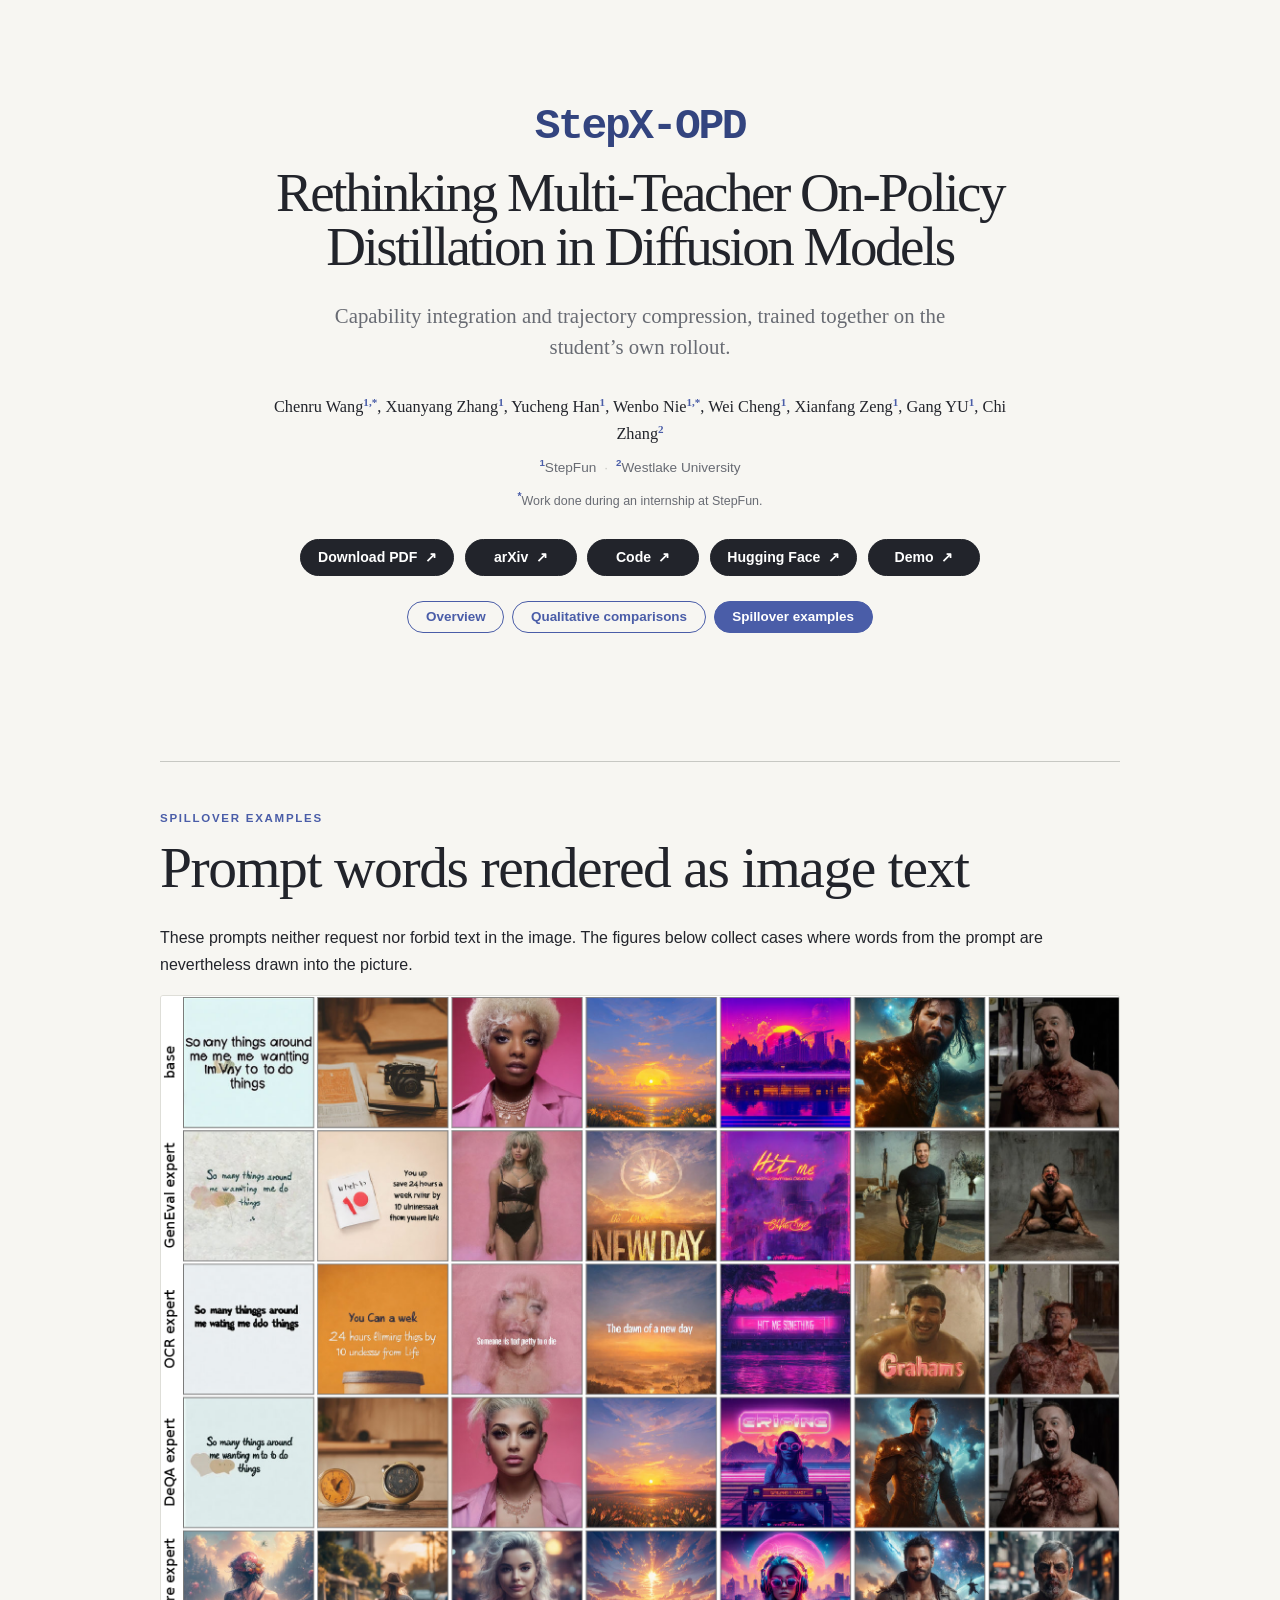
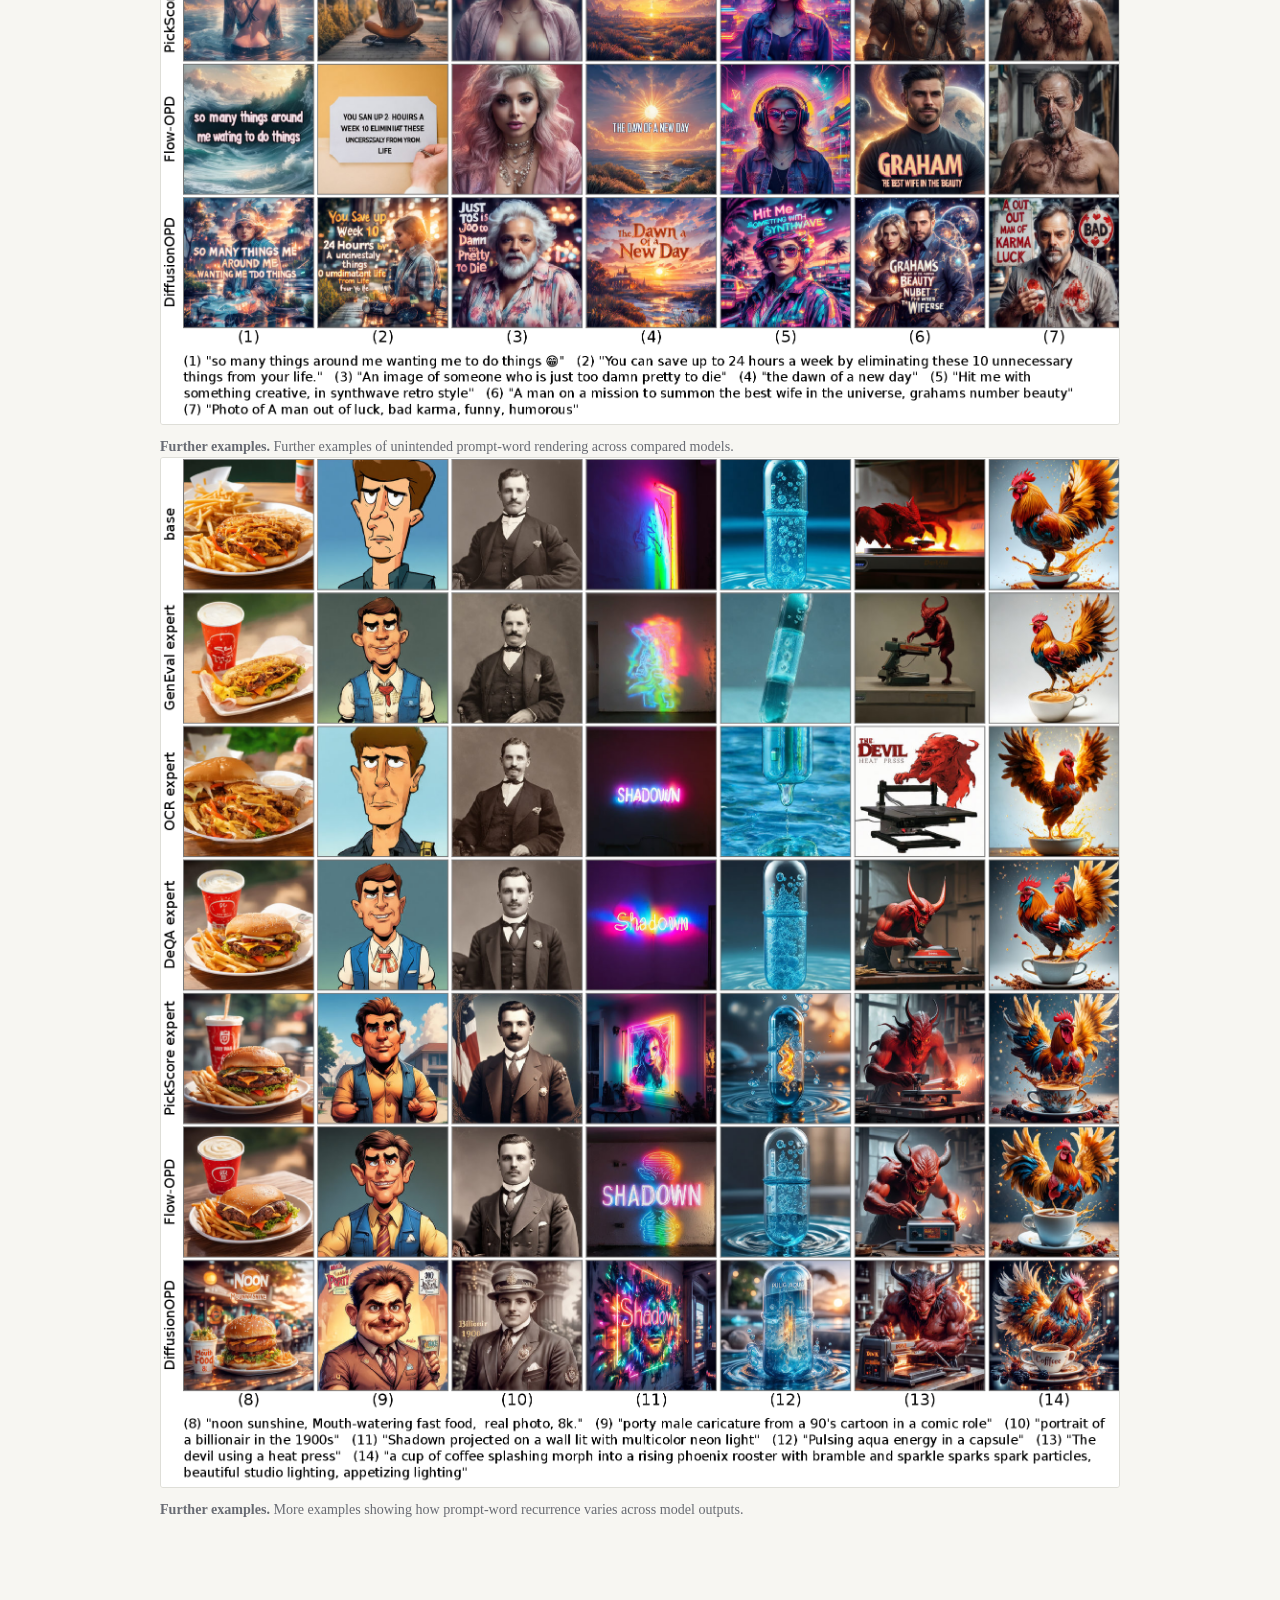
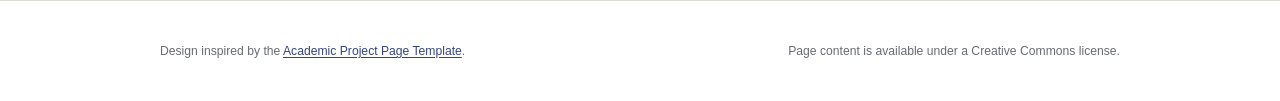
<file: spillover.html>
<!doctype html>
<html lang="en">
  <head>
    <meta charset="utf-8">
    <meta name="viewport" content="width=device-width, initial-scale=1">
    <meta name="description" content="Examples of unintended prompt-word rendering across the compared text-to-image models.">
    <title>Spillover examples · StepX-OPD</title>
    <link rel="icon" href="data:,">
    <link rel="stylesheet" href="static/css/style.css">
    <script src="static/js/main.js" defer></script>
  </head>
  <body>
    <header class="hero page-shell">
      <h1>
        <span class="method-word">StepX-OPD</span>
        <span class="title-rest">Rethinking Multi-Teacher On-Policy Distillation in Diffusion Models</span>
      </h1>
      <p class="tagline">Capability integration and trajectory compression, trained together on the student’s own rollout.</p>

      <div class="identity" aria-label="Authors and affiliations">
        <p class="authors">Chenru Wang<sup>1,&#42;</sup>, Xuanyang Zhang<sup>1</sup>, Yucheng Han<sup>1</sup>, Wenbo Nie<sup>1,&#42;</sup>, Wei Cheng<sup>1</sup>, Xianfang Zeng<sup>1</sup>, Gang YU<sup>1</sup>, Chi Zhang<sup>2</sup></p>
        <p class="affiliations"><sup>1</sup>StepFun<span class="aff-sep">&#183;</span><sup>2</sup>Westlake University</p>
        <p class="author-note"><sup>&#42;</sup>Work done during an internship at StepFun.</p>
      </div>

      <nav class="resource-links" aria-label="Project resources">
        <a class="resource-button" href="https://arxiv.org/pdf/2611.04386">Download PDF <span aria-hidden="true">↗</span></a>
        <a class="resource-button" href="https://arxiv.org/abs/2611.04386">arXiv <span aria-hidden="true">↗</span></a>
        <a class="resource-button" href="https://github.com/WinterCCC/StepX-OPD">Code <span aria-hidden="true">↗</span></a>
        <a class="resource-button" href="https://huggingface.co/ShimaRinC/StepX-OPD-SD3.5">Hugging Face <span aria-hidden="true">↗</span></a>
        <a class="resource-button" href="https://huggingface.co/spaces/hugging-apps/stepx-opd">Demo <span aria-hidden="true">↗</span></a>
      </nav>

                <nav class="page-switch" id="blocks" aria-label="Pages">
          <a class="page-pill" href="index.html#blocks">Overview</a>
          <a class="page-pill" href="comparisons.html#blocks">Qualitative comparisons</a>
          <a class="page-pill is-current" href="spillover.html#blocks" aria-current="page">Spillover examples</a>
        </nav>
    </header>

    <main id="main-content">
      <section class="page-shell prose-section">
        <div class="section-rule"></div>
        <p class="section-kicker">Spillover examples</p>
        <h2>Prompt words rendered as image text</h2>
        <p>These prompts neither request nor forbid text in the image. The figures below collect cases where words from the prompt are nevertheless drawn into the picture.</p>
        <figure class="figure-frame">
          <img src="static/images/spillover_examples_a.png" alt="Examples of unintended prompt-word rendering." loading="lazy" decoding="async">
          <figcaption><strong>Further examples.</strong> Further examples of unintended prompt-word rendering across compared models.</figcaption>
        </figure>
        <figure class="figure-frame">
          <img src="static/images/spillover_examples_b.png" alt="Examples of unintended prompt-word rendering." loading="lazy" decoding="async">
          <figcaption><strong>Further examples.</strong> More examples showing how prompt-word recurrence varies across model outputs.</figcaption>
        </figure>
      </section>
    </main>

    <footer>
      <div class="page-shell footer-inner">
        <p>Design inspired by the <a href="https://github.com/eliahuhorwitz/Academic-project-page-template">Academic Project Page Template</a>.</p>
        <p>Page content is available under a Creative Commons license.</p>
      </div>
    </footer>
  </body>
</html>
</file>
<file: static/css/style.css>
:root {
  --paper: #f7f6f2;
  --surface: #ffffff;
  --ink: #22242b;
  --muted: #686b73;
  --line: #deded8;
  --line-dark: #c7c8c3;
  --accent: #4a5da8;
  --accent-dark: #33447f;
  --accent-soft: #edf0fb;
  --serif: Georgia, "Times New Roman", serif;
  --sans: Inter, ui-sans-serif, -apple-system, BlinkMacSystemFont, "Segoe UI", sans-serif;
  --mono: "SFMono-Regular", Consolas, "Liberation Mono", monospace;
}

* {
  box-sizing: border-box;
}

html {
  scroll-behavior: smooth;
}

body {
  margin: 0;
  color: var(--ink);
  background: var(--paper);
  font-family: var(--sans);
  font-size: 16px;
  line-height: 1.68;
  text-rendering: optimizeLegibility;
  -webkit-font-smoothing: antialiased;
}

img {
  display: block;
  max-width: 100%;
  height: auto;
}

a {
  color: var(--accent-dark);
}

button,
summary,
a {
  -webkit-tap-highlight-color: transparent;
}

button,
input,
textarea,
select {
  font: inherit;
}

.skip-link {
  position: fixed;
  z-index: 100;
  top: 0.75rem;
  left: 0.75rem;
  padding: 0.65rem 0.9rem;
  color: var(--surface);
  background: var(--ink);
  border-radius: 0.35rem;
  transform: translateY(-180%);
  transition: transform 160ms ease;
}

.skip-link:focus {
  transform: translateY(0);
}

.page-shell {
  width: min(960px, calc(100% - 40px));
  margin-inline: auto;
  min-width: 0;
}

.hero {
  padding-top: clamp(3.5rem, 7vw, 5.25rem);
  text-align: center;
}

.eyebrow,
.section-kicker,
.note-label,
.node-label {
  margin: 0;
  color: var(--accent);
  font-size: 0.72rem;
  font-weight: 750;
  letter-spacing: 0.15em;
  line-height: 1.4;
  text-transform: uppercase;
}

h1,
h2,
h3,
p {
  overflow-wrap: break-word;
}

h1 {
  max-width: 940px;
  margin: 1.35rem auto 0;
  font-family: var(--serif);
  font-size: clamp(2.5rem, 4.3vw, 3.8rem);
  font-weight: 400;
  letter-spacing: -0.045em;
  line-height: 0.98;
}

.method-word {
  display: block;
  margin-bottom: 0.42em;
  color: var(--accent-dark);
  font-family: var(--mono);
  font-size: 0.78em;
  font-weight: 650;
  letter-spacing: -0.055em;
}

.title-rest {
  display: block;
}

.tagline {
  max-width: 680px;
  margin: 1.65rem auto 0;
  color: var(--muted);
  font-family: var(--serif);
  font-size: clamp(1.05rem, 2vw, 1.3rem);
  line-height: 1.5;
}

.identity {
  margin-top: 2rem;
}

.identity p {
  margin: 0;
}

.author {
  font-size: 1.05rem;
  font-weight: 700;
}

.affiliation {
  color: var(--muted);
  font-size: 0.9rem;
}

.resource-links {
  display: flex;
  flex-wrap: wrap;
  justify-content: center;
  gap: 0.65rem;
  margin-top: 1.7rem;
}

.resource-button {
  display: inline-flex;
  align-items: center;
  justify-content: center;
  gap: 0.45rem;
  min-width: 7rem;
  padding: 0.64rem 1.05rem;
  color: var(--surface);
  background: var(--ink);
  border: 1px solid var(--ink);
  border-radius: 999px;
  font-size: 0.88rem;
  font-weight: 700;
  line-height: 1;
  text-decoration: none;
  transition: background-color 160ms ease, border-color 160ms ease, transform 160ms ease;
}

.resource-button:hover {
  background: var(--accent-dark);
  border-color: var(--accent-dark);
  transform: translateY(-1px);
}

.release-note {
  margin: 0.8rem 0 0;
  color: var(--muted);
  font-size: 0.82rem;
}

.tldr {
  display: grid;
  grid-template-columns: auto 1fr;
  gap: 1.15rem;
  max-width: 820px;
  margin: clamp(2.4rem, 5vw, 3.25rem) auto 0;
  padding: 1.3rem 0;
  border-block: 1px solid var(--line-dark);
  text-align: left;
}

.tldr p {
  margin: 0;
}

.tldr-label {
  color: var(--accent);
  font-family: var(--mono);
  font-size: 0.82rem;
  font-weight: 750;
  letter-spacing: 0.08em;
}

.method-inline {
  color: var(--accent-dark);
  font-family: var(--mono);
  font-size: 0.94em;
  font-weight: 650;
  letter-spacing: -0.035em;
}

figure {
  margin: 0;
  min-width: 0;
}

.figure-image-link {
  display: block;
  border-radius: 3px;
}

.figure-frame img {
  width: 100%;
  background: var(--surface);
  border: 1px solid var(--line);
  border-radius: 3px;
}

figcaption {
  margin-top: 0.7rem;
  color: var(--muted);
  font-family: var(--serif);
  font-size: 0.88rem;
  line-height: 1.5;
  text-align: left;
}

.hero-figure {
  margin-top: clamp(2rem, 4vw, 3rem);
}

main {
  padding-bottom: 5rem;
}

.prose-section,
.numbered-section {
  padding-top: clamp(5rem, 10vw, 8rem);
}

.section-rule {
  width: 100%;
  height: 1px;
  margin-bottom: 3rem;
  background: var(--line-dark);
}

h2,
h3 {
  margin-top: 0;
  font-family: var(--serif);
  font-weight: 400;
  letter-spacing: -0.025em;
  line-height: 1.15;
}

h2 {
  margin-bottom: 1.5rem;
  font-size: clamp(2.1rem, 4.7vw, 3.6rem);
}

h3 {
  margin-bottom: 0.8rem;
  font-size: clamp(1.45rem, 3vw, 2rem);
}

.prose-section > .section-kicker {
  margin-bottom: 0.55rem;
}

.abstract {
  max-width: 820px;
  margin: 0;
  color: #35373d;
  font-family: var(--serif);
  font-size: clamp(1rem, 1.4vw, 1.08rem);
  line-height: 1.62;
}

.contribution-heading {
  margin-top: clamp(4rem, 8vw, 6rem);
}

.contribution-heading .section-kicker,
.subsection-heading .section-kicker {
  margin-bottom: 0.5rem;
}

.contribution-list {
  display: grid;
  grid-template-columns: repeat(3, minmax(0, 1fr));
  gap: 0;
  margin: 2rem 0 0;
  padding: 0;
  border-top: 1px solid var(--line-dark);
  list-style: none;
}

.contribution-list li {
  display: flex;
  flex-direction: column;
  gap: 1.4rem;
  min-width: 0;
  padding: 1.5rem 1.5rem 1.7rem 0;
  border-bottom: 1px solid var(--line-dark);
}

.contribution-list li + li {
  padding-left: 1.5rem;
  border-left: 1px solid var(--line-dark);
}

.contribution-index {
  color: var(--accent);
  font-family: var(--mono);
  font-size: 0.75rem;
  font-weight: 700;
  letter-spacing: 0.12em;
}

.contribution-list li > div {
  color: #3d3f46;
  font-size: 0.94rem;
  line-height: 1.7;
}

.contribution-list strong {
  display: block;
  margin-bottom: 0.3rem;
  color: var(--ink);
}

.section-header {
  display: grid;
  grid-template-columns: 4.5rem minmax(0, 1fr);
  gap: 1rem;
  align-items: start;
  padding-top: 1.35rem;
  border-top: 1px solid var(--line-dark);
}

.section-header .section-kicker {
  margin-bottom: 0.55rem;
}

.section-header h2 {
  max-width: 800px;
  margin-bottom: 0;
}

.section-number {
  padding-top: 0.35rem;
  color: var(--accent);
  font-family: var(--mono);
  font-size: 0.82rem;
  font-weight: 750;
  letter-spacing: 0.12em;
}

.section-intro {
  max-width: 740px;
  margin: 1.8rem 0 2.7rem 5.5rem;
  color: #484a52;
  font-family: var(--serif);
  font-size: clamp(1rem, 1.8vw, 1.15rem);
  line-height: 1.75;
}

.method-diagram {
  display: flex;
  align-items: center;
  justify-content: center;
  gap: 0.85rem;
  margin-top: 3rem;
  padding: clamp(1.3rem, 4vw, 2.5rem);
  overflow: hidden;
  background: var(--surface);
  border: 1px solid var(--line);
}

.diagram-column {
  display: flex;
  align-items: center;
  gap: 0.75rem;
  min-width: 0;
}

.diagram-node {
  display: flex;
  flex: 1 1 auto;
  flex-direction: column;
  justify-content: center;
  min-width: 0;
  min-height: 8.2rem;
  padding: 1rem;
  background: #fafafa;
  border: 1px solid var(--line);
  text-align: left;
}

.diagram-node strong {
  display: block;
  margin-top: 0.55rem;
  font-family: var(--serif);
  font-size: 1.05rem;
  font-weight: 600;
  line-height: 1.25;
}

.diagram-node small {
  display: block;
  margin-top: 0.35rem;
  color: var(--muted);
  font-size: 0.75rem;
  line-height: 1.35;
}

.node-student {
  color: var(--surface);
  background: var(--accent-dark);
  border-color: var(--accent-dark);
}

.node-student .node-label,
.node-student small {
  color: #dfe5ff;
}

.diagram-arrow,
.diagram-join {
  flex: 0 0 auto;
  color: var(--accent);
  font-family: var(--mono);
  font-size: 1.25rem;
  font-weight: 700;
}

.method-notes {
  display: grid;
  grid-template-columns: repeat(2, minmax(0, 1fr));
  gap: 2.5rem;
  margin-top: 2rem;
}

.method-notes article {
  padding-top: 1rem;
  border-top: 1px solid var(--line);
}

.method-notes p:last-child {
  margin: 0.45rem 0 0;
  color: #4c4e55;
  font-size: 0.92rem;
}

.headline-results {
  display: grid;
  grid-template-columns: repeat(2, minmax(0, 1fr));
  gap: 1px;
  margin: 3rem 0 0;
  background: var(--line-dark);
  border: 1px solid var(--line-dark);
}

.headline-results article {
  padding: clamp(1.5rem, 5vw, 3rem);
  background: var(--surface);
}

.headline-results p {
  margin: 0;
}

.result-model {
  color: var(--muted);
  font-size: 0.78rem;
  font-weight: 700;
  letter-spacing: 0.08em;
  text-transform: uppercase;
}

.result-value {
  margin-top: 0.4rem !important;
  color: var(--accent-dark);
  font-family: var(--serif);
  font-size: clamp(2.8rem, 7vw, 5rem);
  letter-spacing: -0.055em;
  line-height: 1;
}

.result-label {
  margin-top: 0.55rem !important;
  color: var(--muted);
  font-size: 0.78rem;
}

.result-callout {
  max-width: 760px;
  margin: 1.7rem 0 3rem;
  padding-left: 1.2rem;
  color: #3f424a;
  border-left: 2px solid var(--accent);
  font-family: var(--serif);
  font-size: 1.05rem;
}

.results-grid,
.disclosure-body,
.stacked-figures,
.analysis-figures {
  display: grid;
  gap: 2.7rem;
}

.table-block {
  min-width: 0;
}

.table-title-row {
  display: flex;
  align-items: baseline;
  justify-content: space-between;
  gap: 1rem;
  margin-bottom: 0.7rem;
}

.table-title-row h3 {
  margin: 0;
  font-family: var(--sans);
  font-size: 0.98rem;
  font-weight: 750;
  letter-spacing: -0.01em;
}

.table-title-row span {
  color: var(--muted);
  font-size: 0.74rem;
}

.table-scroll {
  max-width: 100%;
  overflow-x: auto;
  border: 1px solid var(--line);
  background: var(--surface);
  scrollbar-width: thin;
  -webkit-overflow-scrolling: touch;
}

.table-scroll:focus-visible {
  outline: 2px solid var(--accent);
  outline-offset: 2px;
}

table {
  width: 100%;
  min-width: 680px;
  border-collapse: collapse;
  color: #3c3e45;
  font-size: 0.78rem;
  font-variant-numeric: tabular-nums;
  white-space: nowrap;
}

th,
td {
  padding: 0.72rem 0.75rem;
  border-bottom: 1px solid #e8e8e4;
  text-align: right;
}

thead th {
  color: var(--muted);
  background: #f4f4f1;
  font-size: 0.69rem;
  font-weight: 700;
  letter-spacing: 0.035em;
}

th:first-child,
td:first-child {
  position: sticky;
  left: 0;
  z-index: 1;
  min-width: 170px;
  text-align: left;
}

tbody th {
  color: var(--ink);
  background: var(--surface);
  font-weight: 600;
}

tbody tr:last-child th,
tbody tr:last-child td {
  border-bottom: 0;
}

.ours-row th,
.ours-row td {
  background: #f6f7fc;
}

.ours-row th:first-child {
  color: var(--accent-dark);
}

.metric-best {
  color: var(--accent-dark);
  font-weight: 800;
}

.table-key {
  display: flex;
  align-items: center;
  gap: 0.45rem;
  margin: 0.75rem 0 0;
  color: var(--muted);
  font-size: 0.72rem;
}

.key-mark {
  color: var(--accent-dark);
  font-weight: 800;
}

.disclosure {
  margin-top: 2rem;
  border-block: 1px solid var(--line-dark);
}

.disclosure + .wide-figure {
  margin-top: 4rem;
}

.disclosure summary {
  display: flex;
  align-items: center;
  justify-content: space-between;
  gap: 1rem;
  padding: 1.15rem 0;
  cursor: pointer;
  color: var(--ink);
  font-size: 0.88rem;
  font-weight: 750;
  list-style: none;
}

.disclosure summary::-webkit-details-marker {
  display: none;
}

.summary-icon {
  position: relative;
  flex: 0 0 auto;
  width: 1rem;
  height: 1rem;
}

.summary-icon::before,
.summary-icon::after {
  position: absolute;
  top: 50%;
  left: 50%;
  width: 0.8rem;
  height: 1px;
  content: "";
  background: var(--accent);
  transform: translate(-50%, -50%);
}

.summary-icon::after {
  transform: translate(-50%, -50%) rotate(90deg);
  transition: transform 160ms ease;
}

.disclosure[open] .summary-icon::after {
  transform: translate(-50%, -50%) rotate(0deg);
}

.disclosure-body {
  padding: 1.2rem 0 2rem;
}

.wide-figure {
  margin-top: 3rem;
}

.subsection-heading {
  margin-top: clamp(3.5rem, 7vw, 5.5rem);
}

.gallery {
  min-width: 0;
}

.gallery-item + .gallery-item {
  margin-top: 2rem;
}

.gallery.is-ready .gallery-item {
  display: none;
  margin-top: 0;
}

.gallery.is-ready .gallery-item.is-active {
  display: block;
}

.gallery-viewport {
  min-width: 0;
}

.gallery-controls {
  display: none;
  align-items: center;
  justify-content: space-between;
  gap: 1rem;
  margin-top: 1rem;
}

.gallery.is-ready .gallery-controls {
  display: flex;
}

.gallery-button {
  padding: 0.55rem 0.75rem;
  color: var(--ink);
  background: transparent;
  border: 1px solid var(--line-dark);
  border-radius: 999px;
  cursor: pointer;
  font-size: 0.78rem;
  font-weight: 700;
}

.gallery-button:hover {
  color: var(--accent-dark);
  border-color: var(--accent);
}

.gallery-dots {
  display: flex;
  flex-wrap: wrap;
  justify-content: center;
  gap: 0.5rem;
}

.gallery-dot {
  position: relative;
  width: 1.5rem;
  height: 1.5rem;
  padding: 0;
  background: transparent;
  border: 0;
  border-radius: 50%;
  cursor: pointer;
}

.gallery-dot::after {
  position: absolute;
  top: 50%;
  left: 50%;
  width: 0.55rem;
  height: 0.55rem;
  content: "";
  background: transparent;
  border: 1px solid var(--accent);
  border-radius: 50%;
  transform: translate(-50%, -50%);
}

.gallery-dot[aria-current="true"]::after {
  background: var(--accent);
}

.paired-figures {
  display: grid;
  grid-template-columns: repeat(2, minmax(0, 1fr));
  gap: 1.5rem;
}

.paired-figures figure {
  min-width: 0;
}

.analysis-block {
  margin-top: clamp(3rem, 6vw, 5rem);
}

.analysis-block + .analysis-block {
  padding-top: clamp(3rem, 6vw, 5rem);
  border-top: 1px solid var(--line);
}

.analysis-block .subsection-heading {
  margin-top: 0;
}

.analysis-block > p {
  max-width: 760px;
  margin: 0 0 1.5rem;
  color: #4b4d54;
}

.analysis-figures {
  margin-top: clamp(4rem, 8vw, 6rem);
}

.bibtex-wrap {
  position: relative;
  margin-top: 2.5rem;
  color: #e9eaf2;
  background: #24262d;
  border-radius: 3px;
}

.bibtex-wrap pre {
  margin: 0;
  padding: 2.8rem 1.4rem 1.4rem;
  overflow-x: auto;
  font-family: var(--mono);
  font-size: 0.8rem;
  line-height: 1.7;
  white-space: pre;
  -webkit-overflow-scrolling: touch;
}

.copy-button {
  position: absolute;
  display: none;
  top: 0.65rem;
  right: 0.65rem;
  z-index: 1;
  padding: 0.35rem 0.65rem;
  color: #e9eaf2;
  background: #343740;
  border: 1px solid #555965;
  border-radius: 3px;
  cursor: pointer;
  font-size: 0.72rem;
  font-weight: 700;
}

.js-ready .copy-button {
  display: block;
}

.copy-button:hover {
  border-color: #8e99cd;
}

.copy-status {
  min-height: 1.4em;
  margin: 0.5rem 0 0;
  color: var(--muted);
  font-size: 0.78rem;
}

footer {
  padding: 2.5rem 0;
  background: var(--surface);
  border-top: 1px solid var(--line);
}

.footer-inner {
  display: flex;
  flex-wrap: wrap;
  justify-content: space-between;
  gap: 0.5rem 1.5rem;
}

.footer-inner p {
  margin: 0;
  color: var(--muted);
  font-size: 0.76rem;
}

.footer-inner a {
  text-underline-offset: 0.15em;
}

:focus-visible {
  outline: 2px solid var(--accent);
  outline-offset: 3px;
}

@media (max-width: 820px) {
  .method-diagram {
    display: grid;
    grid-template-columns: minmax(0, 1fr);
  }

  .diagram-column {
    display: grid;
    grid-template-columns: minmax(0, 1fr) auto minmax(0, 1fr);
  }

  .diagram-join {
    text-align: center;
  }

  .diagram-arrow-final {
    transform: rotate(90deg);
    text-align: center;
  }

  .node-student {
    width: min(20rem, 100%);
    justify-self: center;
  }
}

@media (max-width: 680px) {
  .page-shell {
    width: min(100% - 28px, 960px);
  }

  .hero {
    padding-top: 2.8rem;
  }

  h1 {
    font-size: clamp(2.1rem, 10vw, 2.8rem);
    line-height: 1.02;
  }

  .method-word {
    font-size: 0.7em;
  }

  .tagline {
    font-size: 1.02rem;
  }

  .resource-button {
    min-width: 0;
    padding-inline: 0.9rem;
  }

  .tldr {
    grid-template-columns: 1fr;
    gap: 0.55rem;
  }

  .prose-section,
  .numbered-section {
    padding-top: 4.75rem;
  }

  .contribution-list {
    grid-template-columns: 1fr;
  }

  .contribution-list li,
  .contribution-list li + li {
    display: grid;
    grid-template-columns: 2.2rem minmax(0, 1fr);
    gap: 0.9rem;
    padding: 1.2rem 0;
    border-left: 0;
  }

  .section-header {
    grid-template-columns: 2.3rem minmax(0, 1fr);
    gap: 0.5rem;
  }

  .section-intro {
    margin-left: 2.8rem;
  }

  .headline-results,
  .paired-figures,
  .method-notes {
    grid-template-columns: 1fr;
  }

  .headline-results {
    grid-template-columns: repeat(2, minmax(0, 1fr));
  }

  .headline-results article {
    padding: 1.25rem 0.9rem;
  }

  .result-model {
    font-size: 0.66rem;
  }

  .result-value {
    font-size: clamp(2rem, 11vw, 3.15rem);
  }

  .method-notes {
    gap: 1.2rem;
  }

  .method-diagram {
    padding: 1rem;
  }

  .diagram-column {
    grid-template-columns: 1fr;
  }

  .diagram-column .diagram-arrow {
    transform: rotate(90deg);
    text-align: center;
  }

  .diagram-node {
    min-height: 0;
  }

  .table-title-row {
    align-items: flex-start;
    flex-direction: column;
    gap: 0.15rem;
  }

  table {
    min-width: 640px;
    font-size: 0.75rem;
  }

  th,
  td {
    padding: 0.65rem;
  }

  .gallery-button {
    font-size: 0;
  }

  .gallery-button span {
    font-size: 1rem;
  }

  .footer-inner {
    display: grid;
  }
}

@media (prefers-reduced-motion: reduce) {
  html {
    scroll-behavior: auto;
  }

  *,
  *::before,
  *::after {
    scroll-behavior: auto !important;
    transition-duration: 0.01ms !important;
    animation-duration: 0.01ms !important;
    animation-iteration-count: 1 !important;
  }
}

/* ---- 首图: 按模型名切换的四步对比 ---------------------------------------- */
.sr-only {
  position: absolute; width: 1px; height: 1px; padding: 0; margin: -1px;
  overflow: hidden; clip: rect(0 0 0 0); white-space: nowrap; border: 0;
}
.hero-compare { margin-top: 2.1rem; }
.model-switch {
  display: flex; flex-wrap: wrap; justify-content: center; gap: 0.5rem;
}
.model-pill {
  appearance: none; cursor: pointer;
  padding: 0.52rem 1.05rem;
  font-family: var(--sans); font-size: 0.85rem; font-weight: 700; line-height: 1;
  color: var(--accent); background: transparent;
  border: 1px solid var(--accent); border-radius: 999px;
  transition: background 0.15s ease, color 0.15s ease;
}
.model-pill:hover { background: var(--accent-soft); }
.model-pill.is-active {
  color: var(--surface); background: var(--accent); border-color: var(--accent);
}
.model-pill:focus-visible { outline: 2px solid var(--accent-dark); outline-offset: 2px; }
.model-switch-note {
  margin: 0.85rem auto 0; max-width: 46rem; text-align: center;
  font-family: var(--serif); font-size: 0.86rem; color: var(--muted);
}
.compare-grid {
  margin-top: 1.4rem;
  display: grid; grid-template-columns: repeat(3, 1fr); gap: 1.1rem;
}
.compare-cell { margin: 0; }
.compare-cell img {
  width: 100%; height: auto; display: block;
  background: var(--surface); border: 1px solid var(--line); border-radius: 3px;
}
.compare-cell figcaption {
  margin-top: 0.5rem; font-family: var(--serif);
  font-size: 0.78rem; line-height: 1.42; color: var(--muted);
}
.prompt-tag {
  display: block; margin-bottom: 0.18rem;
  font-family: var(--mono); font-size: 0.68rem; letter-spacing: 0.04em;
  text-transform: uppercase; color: var(--accent);
}
@media (max-width: 760px) {
  .compare-grid { grid-template-columns: repeat(2, 1fr); gap: 0.8rem; }
}
@media (max-width: 460px) {
  .compare-grid { grid-template-columns: 1fr; }
  .model-pill { font-size: 0.78rem; padding: 0.46rem 0.8rem; }
}

/* ---- 跨页导航胶囊 (首图下方) ---------------------------------------------- */
.page-switch {
  display: flex; flex-wrap: wrap; justify-content: center; gap: 0.5rem;
  margin-top: 1.6rem; scroll-margin-top: 1rem;
}
.page-pill {
  display: inline-flex; align-items: center; justify-content: center;
  padding: 0.5rem 1.1rem;
  font-family: var(--sans); font-size: 0.84rem; font-weight: 700; line-height: 1;
  color: var(--accent); background: transparent; text-decoration: none;
  border: 1px solid var(--accent); border-radius: 999px;
  transition: background 0.15s ease, color 0.15s ease;
}
.page-pill:hover { background: var(--accent-soft); }
.page-pill.is-current {
  color: var(--surface); background: var(--accent); border-color: var(--accent);
}
.page-pill:focus-visible { outline: 2px solid var(--accent-dark); outline-offset: 2px; }
@media (max-width: 460px) { .page-pill { font-size: 0.78rem; padding: 0.44rem 0.78rem; } }

/* ---- 作者与单位 ----------------------------------------------------------- */
.identity .authors {
  margin: 1.5rem auto 0; max-width: 46rem;
  font-family: var(--serif); font-size: 1.02rem; line-height: 1.6; color: var(--ink);
}
.authors sup { font-size: 0.68em; font-weight: 700; color: var(--accent); }
.identity .affiliations {
  margin: 0.5rem auto 0; max-width: 46rem;
  font-family: var(--sans); font-size: 0.85rem; color: var(--muted);
}
.affiliations sup { font-size: 0.72em; font-weight: 700; color: var(--accent); }
.aff-sep { margin: 0 0.5rem; color: var(--line-dark); }
.identity .author-note {
  margin: 0.5rem auto 0; max-width: 46rem;
  font-family: var(--sans); font-size: 0.78rem; color: var(--muted);
}
.author-note sup { color: var(--accent); font-weight: 700; }
</file>
